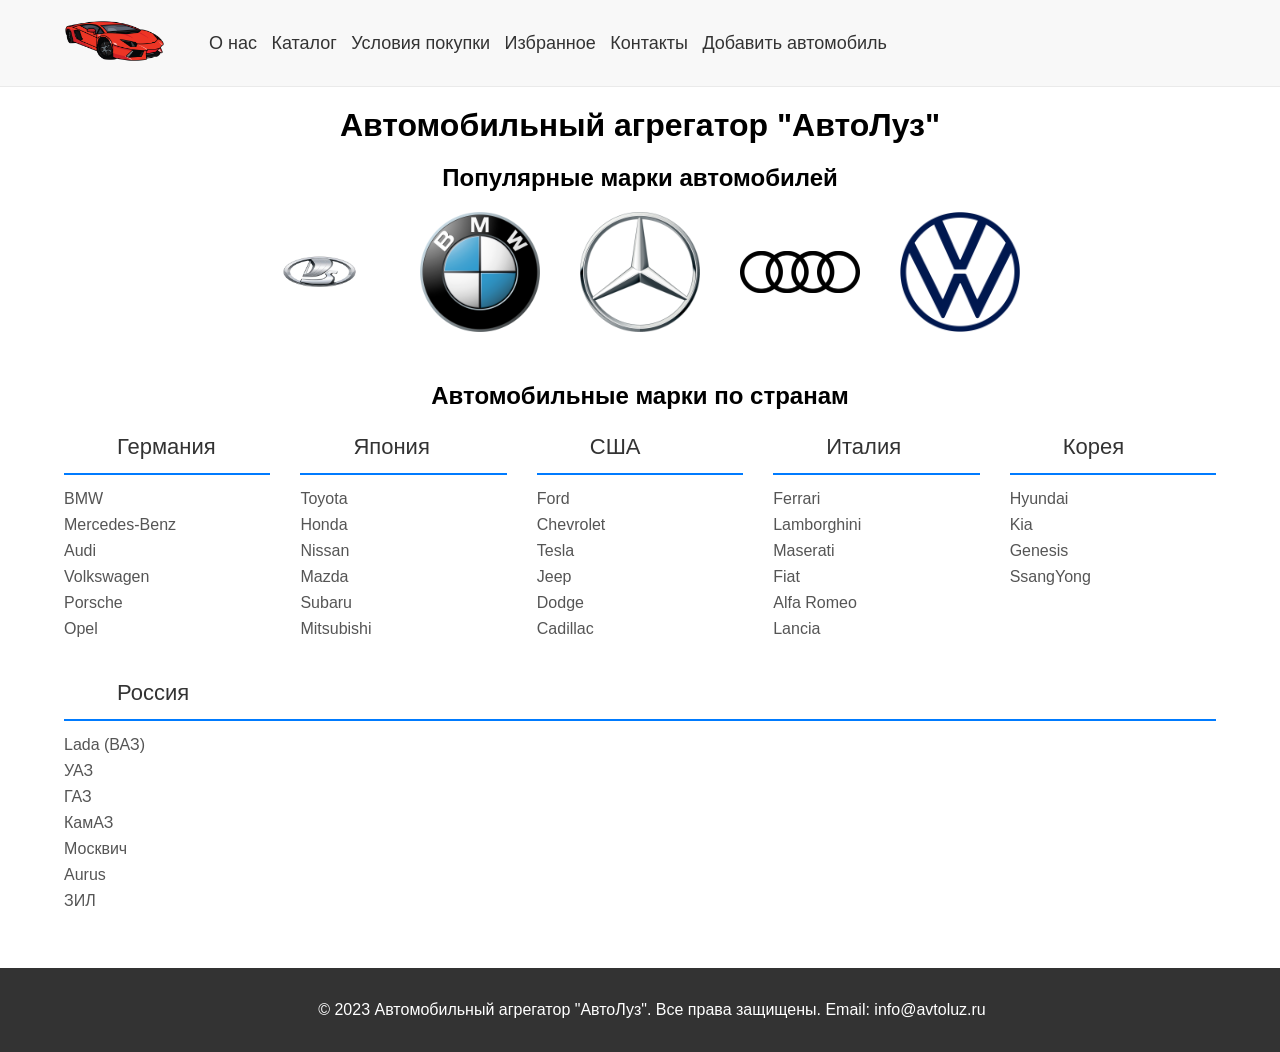
<file: AvtoLuz/wwwroot/index.html>
<!DOCTYPE html>
<html lang="ru">
<head>
    <meta charset="UTF-8"/>
    <link rel="stylesheet" href="style.css"/>
    <link rel="stylesheet" href="style_index.css"/>
    <title>АвтоЛуз - Главная страница</title>
    
</head>
<body>
    <header>
        <a href="index.html" class="logo">
            <img src="logo.png" width="100" height="50" alt="Логотип"/>
        </a>

        <nav>

            <a href="about.html">О нас</a>
            <a href="catalogue.html">Каталог</a>
            <a href="terms.html">Условия покупки</a>
            <a href="favourites-page.html">Избранное</a>
            <a href="contacts.html">Контакты</a>
            <a href="admin_catalog.html">Добавить автомобиль</a>

        </nav>
    </header>
    <main>

    <h1>Автомобильный агрегатор "АвтоЛуз"</h1>

    <h2>Популярные марки автомобилей</h2>

        
        <div class="brands-container">
            <img src="f87966a2ded8b0ee8aca629f876c8100.jpg" alt="Lada" width="200" height="200" class="brand-logo"/>
            <img src="BMW.svg.png" alt="BMW" width="200" height="200" class="brand-logo"/>
            <img src="Mercedes-Logo.svg.png" alt="Mercedes" width="200" height="200" class="brand-logo"/>
            <img src="Audi-Logo_2016.svg.png" alt="Audi" width="200" height="200" class="brand-logo"/>
            <img src="Volkswagen_logo_2019.svg.png" alt="Volkswagen" width="200" height="200" class="brand-logo"/>
        </div>

    <h2>Автомобильные марки по странам</h2>

    <div class="countries-section">
            
            <div class="countries-container">
                <div class="country-column">
                    <p class="country-name">Германия</p>
                    <ul class="brands-list">
                        <li><a href="#bmw">BMW</a></li>
                        <li><a href="#mercedes">Mercedes-Benz</a></li>
                        <li><a href="#audi">Audi</a></li>
                        <li><a href="#volkswagen">Volkswagen</a></li>
                        <li><a href="#porsche">Porsche</a></li>
                        <li><a href="#opel">Opel</a></li>
                    </ul>
                </div>
                
                <div class="country-column">
                    <p class="country-name">Япония</p>
                    <ul class="brands-list">
                        <li><a href="#toyota">Toyota</a></li>
                        <li><a href="#honda">Honda</a></li>
                        <li><a href="#nissan">Nissan</a></li>
                        <li><a href="#mazda">Mazda</a></li>
                        <li><a href="#subaru">Subaru</a></li>
                        <li><a href="#mitsubishi">Mitsubishi</a></li>
                    </ul>
                </div>
                
                <div class="country-column">
                    <p class="country-name">США</p>
                    <ul class="brands-list">
                        <li><a href="#ford">Ford</a></li>
                        <li><a href="#chevrolet">Chevrolet</a></li>
                        <li><a href="#tesla">Tesla</a></li>
                        <li><a href="#jeep">Jeep</a></li>
                        <li><a href="#dodge">Dodge</a></li>
                        <li><a href="#cadillac">Cadillac</a></li>
                    </ul>
                </div>
                
                <div class="country-column">
                    <p class="country-name">Италия</p>
                    <ul class="brands-list">
                        <li><a href="#ferrari">Ferrari</a></li>
                        <li><a href="#lamborghini">Lamborghini</a></li>
                        <li><a href="#maserati">Maserati</a></li>
                        <li><a href="#fiat">Fiat</a></li>
                        <li><a href="#alfa-romeo">Alfa Romeo</a></li>
                        <li><a href="#lancia">Lancia</a></li>
                    </ul>
                </div>
                
                <div class="country-column">
                    <p class="country-name">Корея</p>
                    <ul class="brands-list">
                        <li><a href="#hyundai">Hyundai</a></li>
                        <li><a href="#kia">Kia</a></li>
                        <li><a href="#genesis">Genesis</a></li>
                        <li><a href="#ssangyong">SsangYong</a></li>
                    </ul>
                </div>
                 <div class="country-column">
                    <p class="country-name">Россия</p>
                    <ul class="brands-list">
                        <li><a href="#lada">Lada (ВАЗ)</a></li>
                        <li><a href="#uaz">УАЗ</a></li>
                        <li><a href="#gaz">ГАЗ</a></li>
                        <li><a href="#kamaz">КамАЗ</a></li>
                        <li><a href="#moskvich">Москвич</a></li>
                        <li><a href="#aurus">Aurus</a></li>
                        <li><a href="#zil">ЗИЛ</a></li>
                    </ul>
                </div>
            </div>
        </div>

    </main>
    <footer>
        
        <p>&copy; 2023 Автомобильный агрегатор "АвтоЛуз". Все права защищены. Email: <a class="email" href="mailto:info@avtoluz.ru">info@avtoluz.ru</a> </p>
            
    </footer>

</body>
</html>
</file>
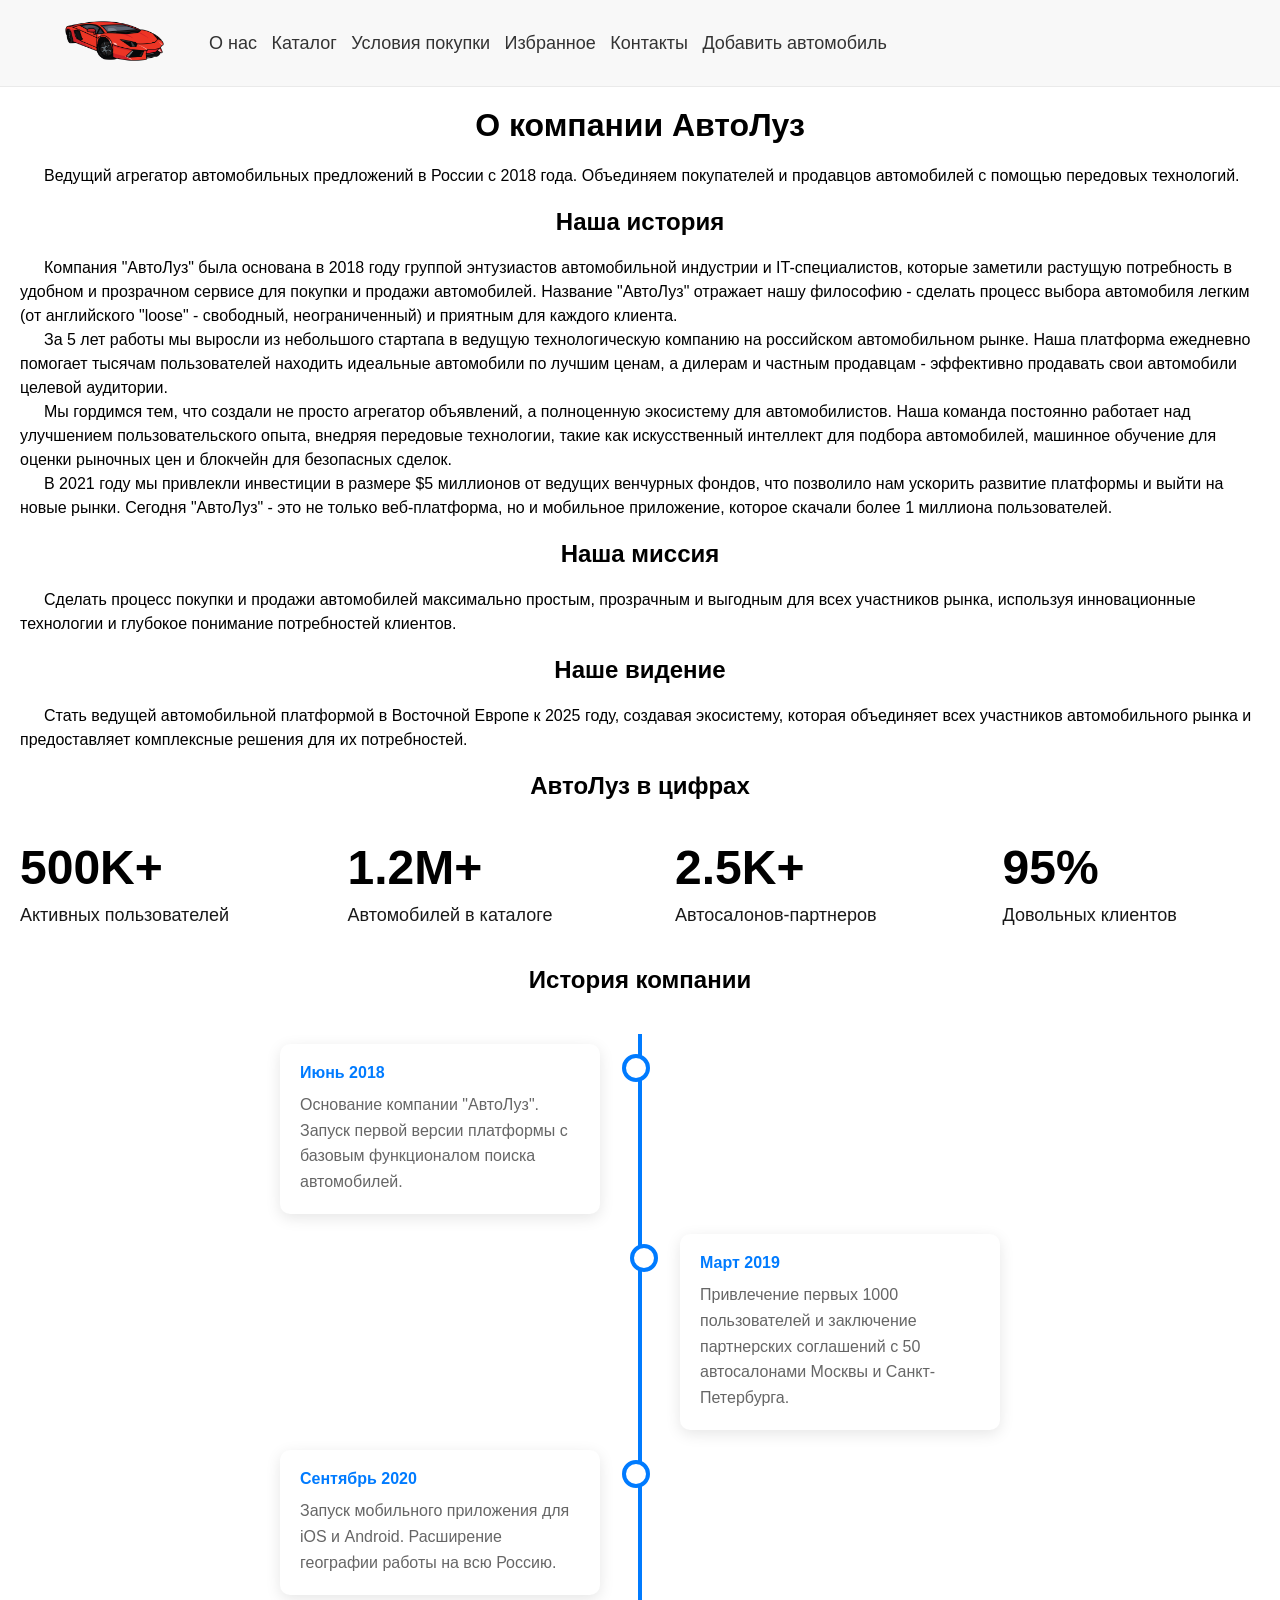
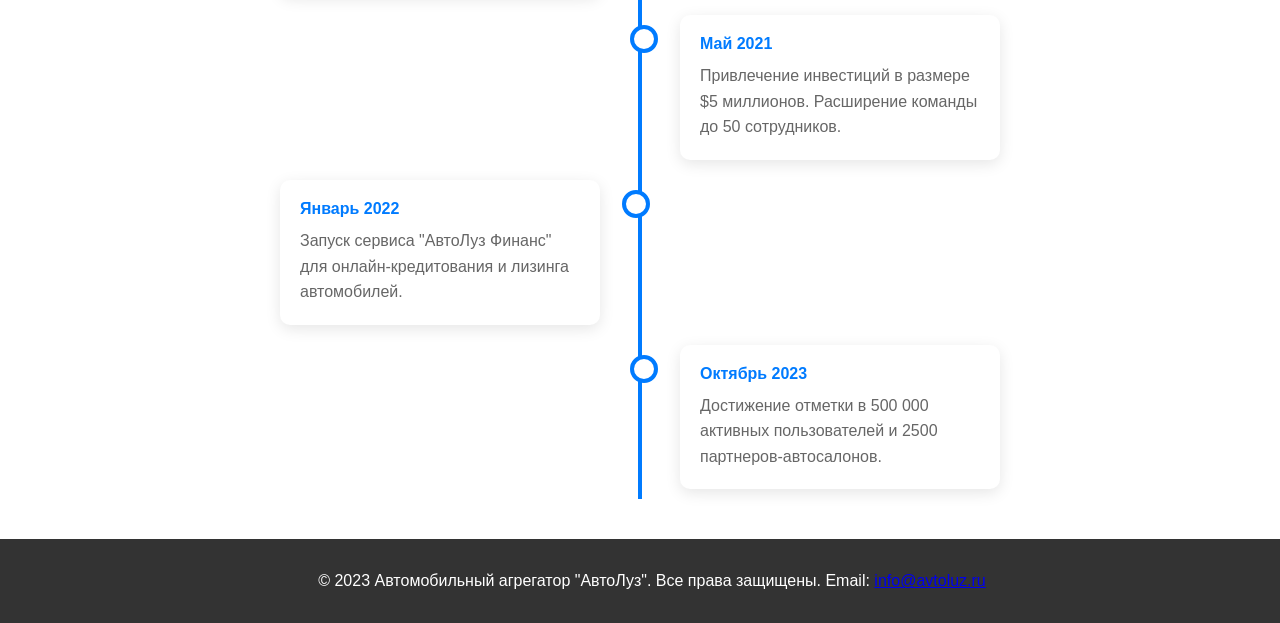
<file: AvtoLuz/wwwroot/about.html>
<!DOCTYPE html>
<html lang="ru">
<head>
    <meta charset="UTF-8">
    <link rel="stylesheet" href="style.css"/>
    <link rel="stylesheet" href="style_about.css"/>
    <title>АвтоЛуз - О нас</title>
</head>
<body>

    <header>
        <a href="index.html" class="logo">
            <img src="logo.png" width="100" height="50" alt="Логотип"/>
        </a>
        
        <nav>
            <a href="about.html">О нас</a>
            <a href="catalogue.html">Каталог</a>
            <a href="terms.html">Условия покупки</a>
            <a href="favourites-page.html">Избранное</a>
            <a href="contacts.html">Контакты</a>
            <a href="admin_catalog.html">Добавить автомобиль</a>
        </nav>
    </header>
    <main>
    <h1 class="page-title">О компании АвтоЛуз</h1>
    <p class="page-subtitle">Ведущий агрегатор автомобильных предложений в России с 2018 года. Объединяем покупателей и продавцов автомобилей с помощью передовых технологий.</p>

    <h2 class="section-title">Наша история</h2>
    <p>Компания "АвтоЛуз" была основана в 2018 году группой энтузиастов автомобильной индустрии и IT-специалистов, которые заметили растущую потребность в удобном и прозрачном сервисе для покупки и продажи автомобилей. Название "АвтоЛуз" отражает нашу философию - сделать процесс выбора автомобиля легким (от английского "loose" - свободный, неограниченный) и приятным для каждого клиента.</p>
                
    <p>За 5 лет работы мы выросли из небольшого стартапа в ведущую технологическую компанию на российском автомобильном рынке. Наша платформа ежедневно помогает тысячам пользователей находить идеальные автомобили по лучшим ценам, а дилерам и частным продавцам - эффективно продавать свои автомобили целевой аудитории.</p>
    
    <p>Мы гордимся тем, что создали не просто агрегатор объявлений, а полноценную экосистему для автомобилистов. Наша команда постоянно работает над улучшением пользовательского опыта, внедряя передовые технологии, такие как искусственный интеллект для подбора автомобилей, машинное обучение для оценки рыночных цен и блокчейн для безопасных сделок.</p>
    
    <p>В 2021 году мы привлекли инвестиции в размере $5 миллионов от ведущих венчурных фондов, что позволило нам ускорить развитие платформы и выйти на новые рынки. Сегодня "АвтоЛуз" - это не только веб-платформа, но и мобильное приложение, которое скачали более 1 миллиона пользователей.</p>
    
    <h2 class="mission-title">Наша миссия</h2>
    <p class="mission-text">Сделать процесс покупки и продажи автомобилей максимально простым, прозрачным и выгодным для всех участников рынка, используя инновационные технологии и глубокое понимание потребностей клиентов.</p>
    
    <h2 class="vision-title">Наше видение</h2>
    <p class="vision-text">Стать ведущей автомобильной платформой в Восточной Европе к 2025 году, создавая экосистему, которая объединяет всех участников автомобильного рынка и предоставляет комплексные решения для их потребностей.</p>
    
    <h2 class="stats-title">АвтоЛуз в цифрах</h2>
    <div class="stats-grid">
        <div class="stat-item">
            <div class="stat-number">500K+</div>
            <div class="stat-text">Активных пользователей</div>
        </div>
        <div class="stat-item">
            <div class="stat-number">1.2M+</div>
            <div class="stat-text">Автомобилей в каталоге</div>
        </div>
        <div class="stat-item">
            <div class="stat-number">2.5K+</div>
            <div class="stat-text">Автосалонов-партнеров</div>
        </div>
        <div class="stat-item">
            <div class="stat-number">95%</div>
            <div class="stat-text">Довольных клиентов</div>
        </div>
    </div>

    <h2 class="section-title">История компании</h2>
            <div class="timeline">
                <div class="timeline-item">
                    <div class="timeline-content">
                        <div class="timeline-date">Июнь 2018</div>
                        <div class="timeline-text">Основание компании "АвтоЛуз". Запуск первой версии платформы с базовым функционалом поиска автомобилей.</div>
                    </div>
                </div>
                <div class="timeline-item">
                    <div class="timeline-content">
                        <div class="timeline-date">Март 2019</div>
                        <div class="timeline-text">Привлечение первых 1000 пользователей и заключение партнерских соглашений с 50 автосалонами Москвы и Санкт-Петербурга.</div>
                    </div>
                </div>
                <div class="timeline-item">
                    <div class="timeline-content">
                        <div class="timeline-date">Сентябрь 2020</div>
                        <div class="timeline-text">Запуск мобильного приложения для iOS и Android. Расширение географии работы на всю Россию.</div>
                    </div>
                </div>
                <div class="timeline-item">
                    <div class="timeline-content">
                        <div class="timeline-date">Май 2021</div>
                        <div class="timeline-text">Привлечение инвестиций в размере $5 миллионов. Расширение команды до 50 сотрудников.</div>
                    </div>
                </div>
                <div class="timeline-item">
                    <div class="timeline-content">
                        <div class="timeline-date">Январь 2022</div>
                        <div class="timeline-text">Запуск сервиса "АвтоЛуз Финанс" для онлайн-кредитования и лизинга автомобилей.</div>
                    </div>
                </div>
                <div class="timeline-item">
                    <div class="timeline-content">
                        <div class="timeline-date">Октябрь 2023</div>
                        <div class="timeline-text">Достижение отметки в 500 000 активных пользователей и 2500 партнеров-автосалонов.</div>
                    </div>
                </div>
            </div>
    </main>
    <footer>
        <p>&copy; 2023 Автомобильный агрегатор "АвтоЛуз". Все права защищены. Email: <a href="mailto:info@avtoluz.ru">info@avtoluz.ru</a></p>
    </footer>

</body>
</html>
</file>
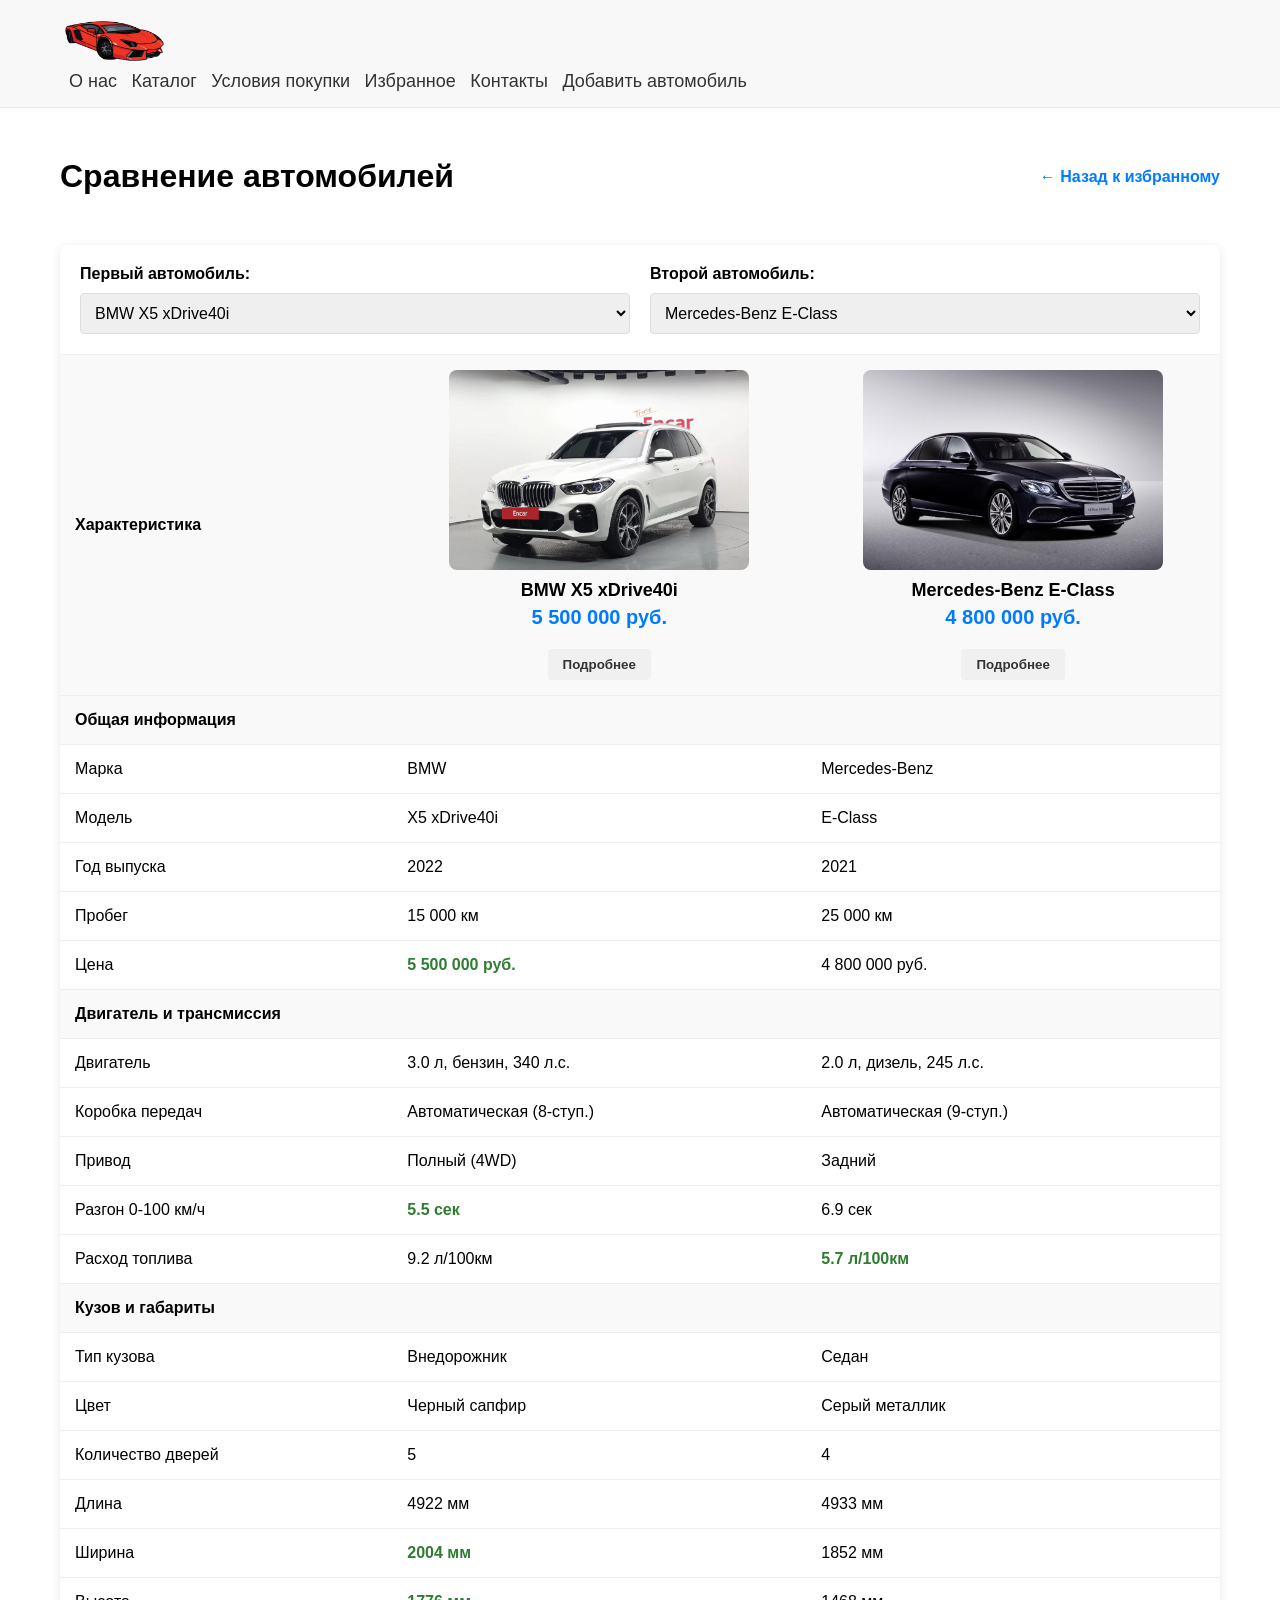
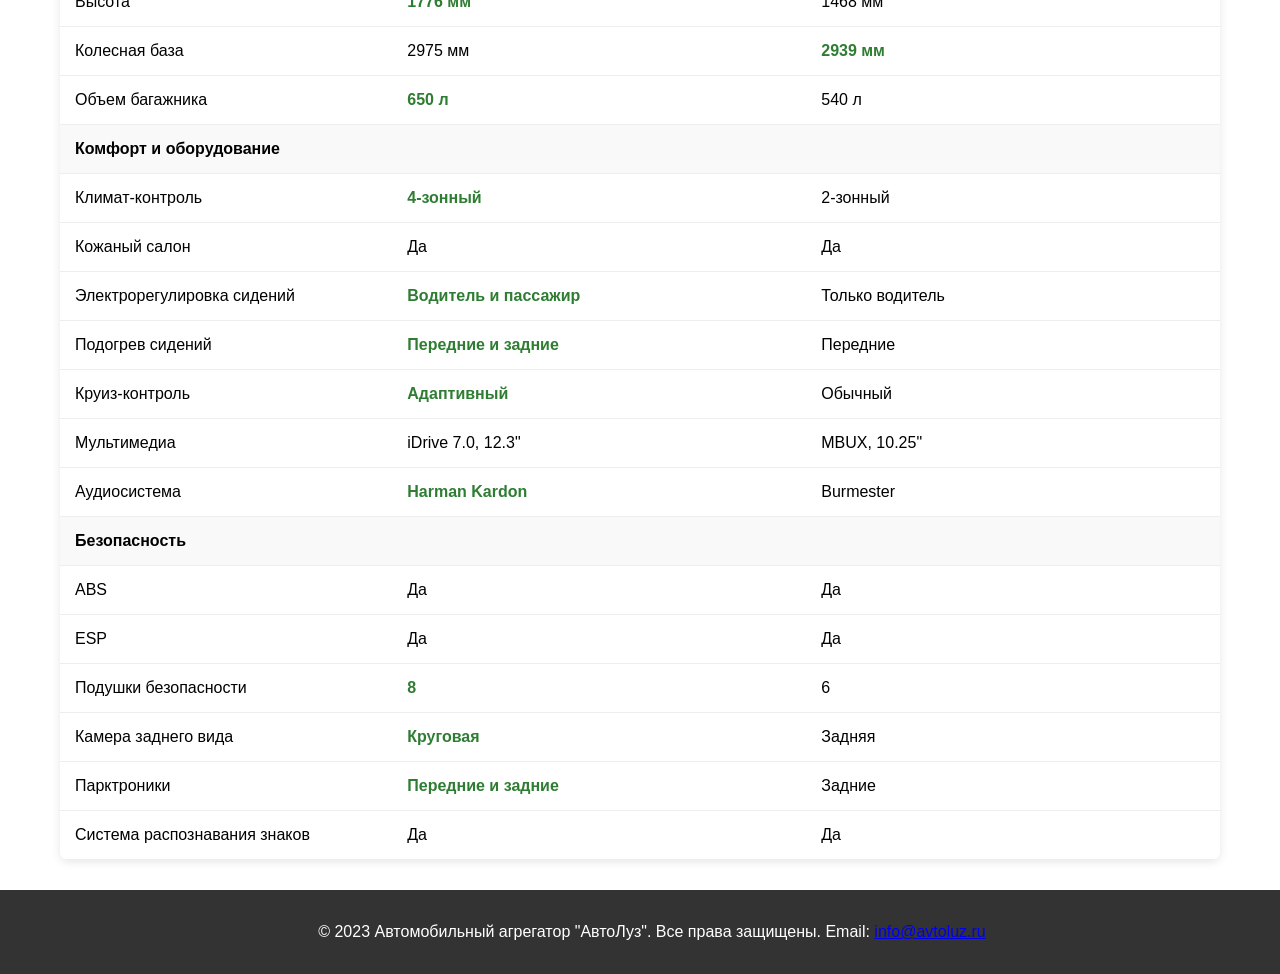
<file: AvtoLuz/wwwroot/compare.html>
<!DOCTYPE html>
<html lang="ru">
<head>
    <meta charset="UTF-8">
    <link rel="stylesheet" href="style.css"/>
    <link rel="stylesheet" href="style_compare.css"/>
    <title>АвтоЛуз - Сравнение автомобилей</title>
</head>
<body>
    <header>
        <div class="header-container">
            <a href="index.html" class="logo">
                <img src="logo.png" width="100" height="50" alt="Логотип АвтоЛуз">
            </a>
            
            <nav>
                <a href="about.html">О нас</a>
                <a href="catalogue.html">Каталог</a>
                <a href="terms.html">Условия покупки</a>
                <a href="favourites-page.html">Избранное</a>
                <a href="contacts.html">Контакты</a>
                <a href="admin_catalog.html">Добавить автомобиль</a>
            </nav>
        </div>
    </header>
    
    <main>
        <div class="page-header">
            <h1>Сравнение автомобилей</h1>
            <a href="favourites-page.html" class="back-link">← Назад к избранному</a>
        </div>
        
        <div class="comparison-container">
            <div class="cars-selection">
                <div class="car-select">
                    <label for="car1">Первый автомобиль:</label>
                    <select id="car1">
                        <option value="bmw">BMW X5 xDrive40i</option>
                        <option value="mercedes">Mercedes-Benz E-Class</option>
                        <option value="audi">Audi A4 Premium</option>
                    </select>
                </div>
                
                <div class="car-select">
                    <label for="car2">Второй автомобиль:</label>
                    <select id="car2">
                        <option value="mercedes">Mercedes-Benz E-Class</option>
                        <option value="bmw">BMW X5 xDrive40i</option>
                        <option value="audi">Audi A4 Premium</option>
                    </select>
                </div>
            </div>
            
            <table class="comparison-table">
                <thead>
                    <tr>
                        <th>Характеристика</th>
                        <th id="car1-header">
                            <div class="car-header">
                                <img src="bmw_x5_1.png" width="500" alt="BMW X5" class="car-image">
                                <div class="car-title">BMW X5 xDrive40i</div>
                                <div class="car-price">5 500 000 руб.</div>
                                <div class="car-actions">
                                    <button class="car-button view-btn">Подробнее</button>
                                 </div>
                            </div>
                        </th>
                        <th id="car2-header">
                            <div class="car-header">
                                <img src="mercedes-benz-e-class.jpeg" alt="Mercedes-Benz E-Class" width="500" class="car-image">
                                <div class="car-title">Mercedes-Benz E-Class</div>
                                <div class="car-price">4 800 000 руб.</div>
                                <div class="car-actions">
                                    <button class="car-button view-btn">Подробнее</button>
                                </div>
                            </div>
                        </th>
                    </tr>
                </thead>
                <tbody>
                    <tr class="spec-category">
                        <td colspan="3">Общая информация</td>
                    </tr>
                    <tr>
                        <td>Марка</td>
                        <td>BMW</td>
                        <td>Mercedes-Benz</td>
                    </tr>
                    <tr>
                        <td>Модель</td>
                        <td>X5 xDrive40i</td>
                        <td>E-Class</td>
                    </tr>
                    <tr>
                        <td>Год выпуска</td>
                        <td>2022</td>
                        <td>2021</td>
                    </tr>
                    <tr>
                        <td>Пробег</td>
                        <td>15 000 км</td>
                        <td>25 000 км</td>
                    </tr>
                    <tr>
                        <td>Цена</td>
                        <td class="advantage">5 500 000 руб.</td>
                        <td>4 800 000 руб.</td>
                    </tr>
                    
                    <tr class="spec-category">
                        <td colspan="3">Двигатель и трансмиссия</td>
                    </tr>
                    <tr>
                        <td>Двигатель</td>
                        <td>3.0 л, бензин, 340 л.с.</td>
                        <td>2.0 л, дизель, 245 л.с.</td>
                    </tr>
                    <tr>
                        <td>Коробка передач</td>
                        <td>Автоматическая (8-ступ.)</td>
                        <td>Автоматическая (9-ступ.)</td>
                    </tr>
                    <tr>
                        <td>Привод</td>
                        <td>Полный (4WD)</td>
                        <td>Задний</td>
                    </tr>
                    <tr>
                        <td>Разгон 0-100 км/ч</td>
                        <td class="advantage">5.5 сек</td>
                        <td>6.9 сек</td>
                    </tr>
                    <tr>
                        <td>Расход топлива</td>
                        <td>9.2 л/100км</td>
                        <td class="advantage">5.7 л/100км</td>
                    </tr>
                    
                    <tr class="spec-category">
                        <td colspan="3">Кузов и габариты</td>
                    </tr>
                    <tr>
                        <td>Тип кузова</td>
                        <td>Внедорожник</td>
                        <td>Седан</td>
                    </tr>
                    <tr>
                        <td>Цвет</td>
                        <td>Черный сапфир</td>
                        <td>Серый металлик</td>
                    </tr>
                    <tr>
                        <td>Количество дверей</td>
                        <td>5</td>
                        <td>4</td>
                    </tr>
                    <tr>
                        <td>Длина</td>
                        <td>4922 мм</td>
                        <td>4933 мм</td>
                    </tr>
                    <tr>
                        <td>Ширина</td>
                        <td class="advantage">2004 мм</td>
                        <td>1852 мм</td>
                    </tr>
                    <tr>
                        <td>Высота</td>
                        <td class="advantage">1776 мм</td>
                        <td>1468 мм</td>
                    </tr>
                    <tr>
                        <td>Колесная база</td>
                        <td>2975 мм</td>
                        <td class="advantage">2939 мм</td>
                    </tr>
                    <tr>
                        <td>Объем багажника</td>
                        <td class="advantage">650 л</td>
                        <td>540 л</td>
                    </tr>
                    
                    <tr class="spec-category">
                        <td colspan="3">Комфорт и оборудование</td>
                    </tr>
                    <tr>
                        <td>Климат-контроль</td>
                        <td class="advantage">4-зонный</td>
                        <td>2-зонный</td>
                    </tr>
                    <tr>
                        <td>Кожаный салон</td>
                        <td>Да</td>
                        <td>Да</td>
                    </tr>
                    <tr>
                        <td>Электрорегулировка сидений</td>
                        <td class="advantage">Водитель и пассажир</td>
                        <td>Только водитель</td>
                    </tr>
                    <tr>
                        <td>Подогрев сидений</td>
                        <td class="advantage">Передние и задние</td>
                        <td>Передние</td>
                    </tr>
                    <tr>
                        <td>Круиз-контроль</td>
                        <td class="advantage">Адаптивный</td>
                        <td>Обычный</td>
                    </tr>
                    <tr>
                        <td>Мультимедиа</td>
                        <td>iDrive 7.0, 12.3"</td>
                        <td>MBUX, 10.25"</td>
                    </tr>
                    <tr>
                        <td>Аудиосистема</td>
                        <td class="advantage">Harman Kardon</td>
                        <td>Burmester</td>
                    </tr>
                    
                    <tr class="spec-category">
                        <td colspan="3">Безопасность</td>
                    </tr>
                    <tr>
                        <td>ABS</td>
                        <td>Да</td>
                        <td>Да</td>
                    </tr>
                    <tr>
                        <td>ESP</td>
                        <td>Да</td>
                        <td>Да</td>
                    </tr>
                    <tr>
                        <td>Подушки безопасности</td>
                        <td class="advantage">8</td>
                        <td>6</td>
                    </tr>
                    <tr>
                        <td>Камера заднего вида</td>
                        <td class="advantage">Круговая</td>
                        <td>Задняя</td>
                    </tr>
                    <tr>
                        <td>Парктроники</td>
                        <td class="advantage">Передние и задние</td>
                        <td>Задние</td>
                    </tr>
                    <tr>
                        <td>Система распознавания знаков</td>
                        <td>Да</td>
                        <td>Да</td>
                    </tr>
                </tbody>
            </table>
        </div>
    </main>
    
    <footer>
        <p>&copy; 2023 Автомобильный агрегатор "АвтоЛуз". Все права защищены. Email: <a href="mailto:info@avtoluz.ru">info@avtoluz.ru</a></p>
    </footer>
    
</body>
</html>
</file>
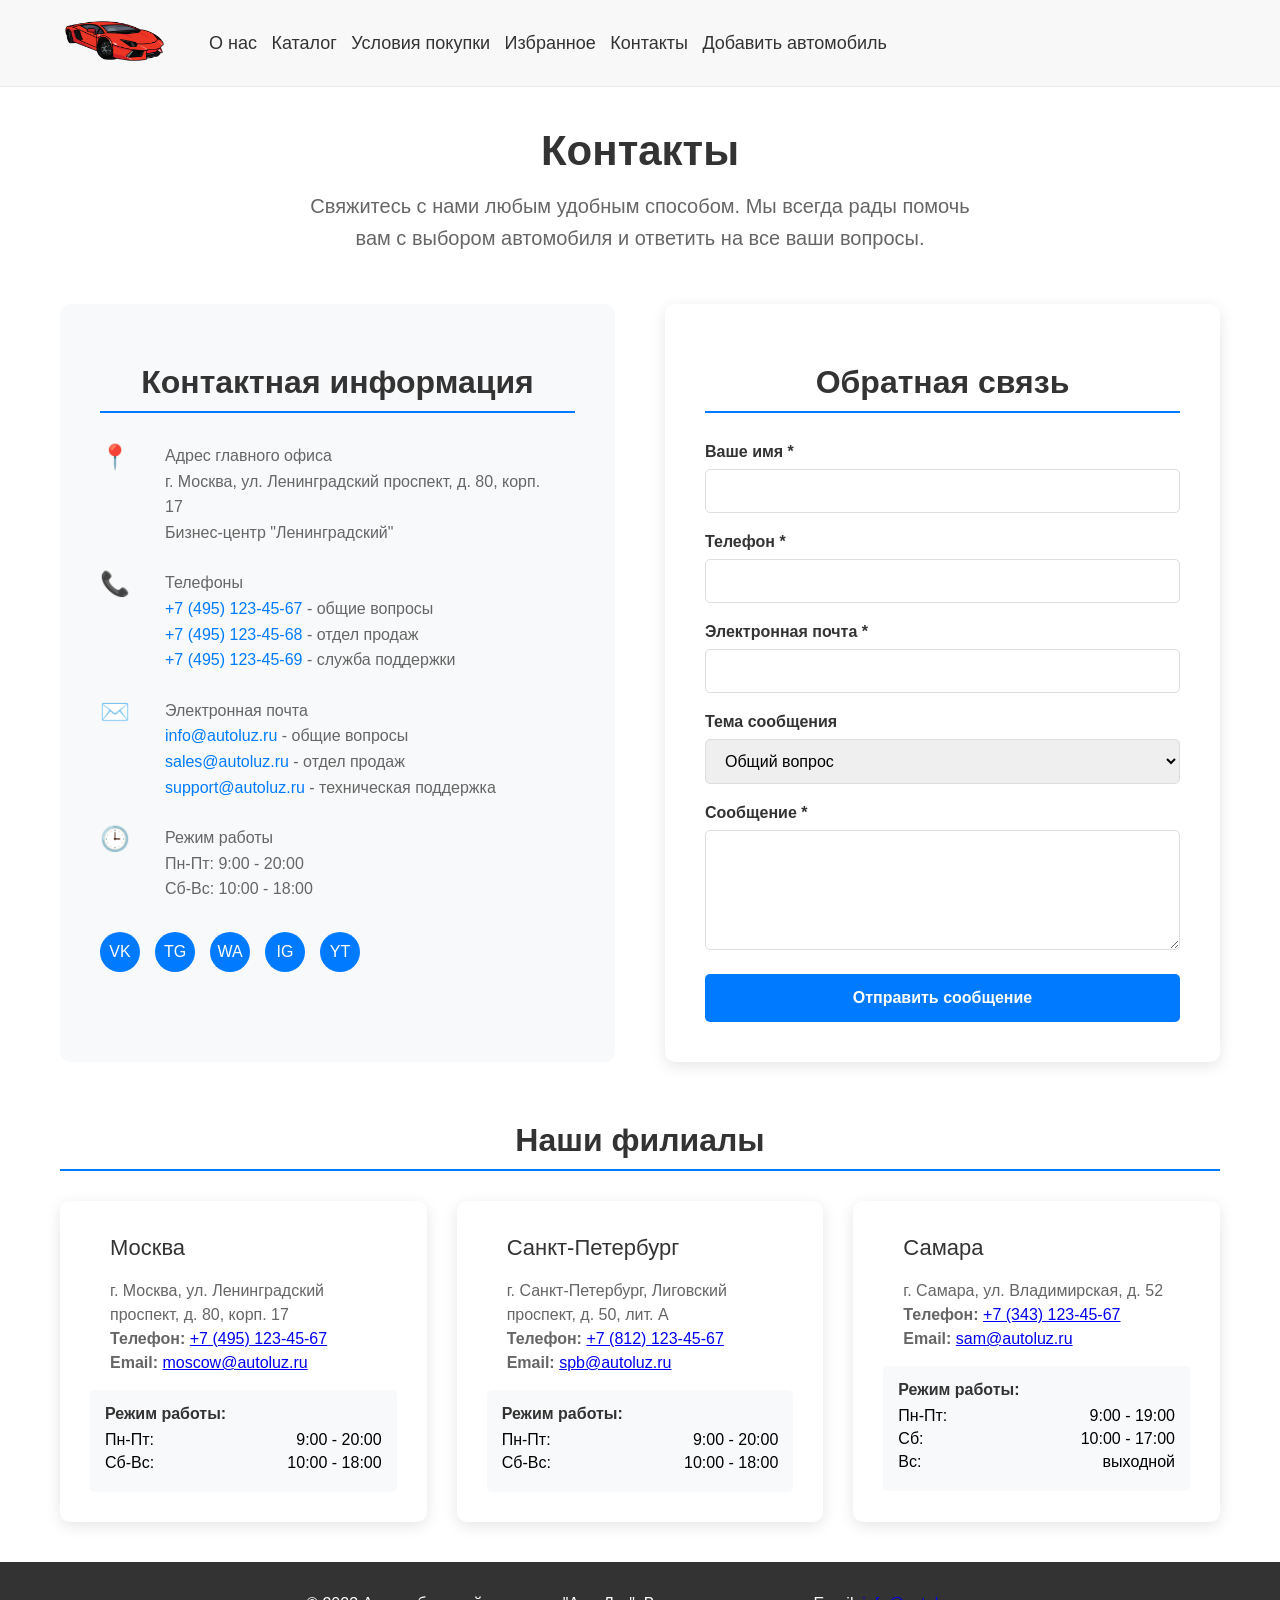
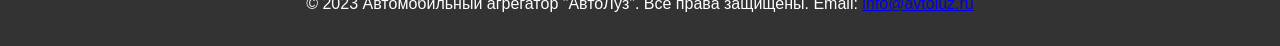
<file: AvtoLuz/wwwroot/contacts.html>
<!DOCTYPE html>
<html lang="ru">
<head>
    <meta charset="UTF-8">
    <link rel="stylesheet" href="style.css"/>
    <link rel="stylesheet" href="style_contacts.css"/>
    <title>АвтоЛуз - Контакты</title>
</head>
<body>

    <header>
        <a href="index.html" class="logo">
            <img src="logo.png" width="100" height="50" alt="Логотип"/>
        </a>

        <nav>

            <a href="about.html">О нас</a>
            <a href="catalogue.html">Каталог</a>
            <a href="terms.html">Условия покупки</a>
            <a href="favourites-page.html">Избранное</a>
            <a href="contacts.html">Контакты</a>
            <a href="admin_catalog.html">Добавить автомобиль</a>

        </nav>
    </header>
    <main>
    <div class="main-content">

        <div class="page-header">
            <h1 class="page-title">Контакты</h1>
            <p class="page-subtitle">Свяжитесь с нами любым удобным способом. Мы всегда рады помочь вам с выбором автомобиля и ответить на все ваши вопросы.</p>
        </div>


        <div class="contacts-section">

            <div class="contact-info">
                <h2 class="section-title">Контактная информация</h2>
                
                <div class="contact-item">
                    <div class="contact-icon">📍</div>
                    <div class="contact-details">
                        <p>Адрес главного офиса</p>
                        <p>г. Москва, ул. Ленинградский проспект, д. 80, корп. 17<br>Бизнес-центр "Ленинградский"</p>
                    </div>
                </div>
                
                <div class="contact-item">
                    <div class="contact-icon">📞</div>
                    <div class="contact-details">
                        <p>Телефоны</p>
                        <p>
                            <a href="tel:+74951234567">+7 (495) 123-45-67</a> - общие вопросы<br>
                            <a href="tel:+74951234568">+7 (495) 123-45-68</a> - отдел продаж<br>
                            <a href="tel:+74951234569">+7 (495) 123-45-69</a> - служба поддержки
                        </p>
                    </div>
                </div>
                
                <div class="contact-item">
                    <div class="contact-icon">✉️</div>
                    <div class="contact-details">
                        <p>Электронная почта</p>
                        <p>
                            <a href="mailto:info@autoluz.ru">info@autoluz.ru</a> - общие вопросы<br>
                            <a href="mailto:sales@autoluz.ru">sales@autoluz.ru</a> - отдел продаж<br>
                            <a href="mailto:support@autoluz.ru">support@autoluz.ru</a> - техническая поддержка
                        </p>
                    </div>
                </div>
                
                <div class="contact-item">
                    <div class="contact-icon">🕒</div>
                    <div class="contact-details">
                        <p>Режим работы</p>
                        <p>
                            Пн-Пт: 9:00 - 20:00<br>
                            Сб-Вс: 10:00 - 18:00
                        </p>
                    </div>
                </div>
                
                <div class="social-links">
                    <a href="#" class="social-link" title="ВКонтакте">VK</a>
                    <a href="#" class="social-link" title="Telegram">TG</a>
                    <a href="#" class="social-link" title="WhatsApp">WA</a>
                    <a href="#" class="social-link" title="Instagram">IG</a>
                    <a href="#" class="social-link" title="YouTube">YT</a>
                </div>
            </div>
            
            <div class="contact-form">
                <h2 class="section-title">Обратная связь</h2>
                <form id="feedbackForm">
                    <div class="form-group">
                        <label for="name">Ваше имя *</label>
                        <input type="text" id="name" class="form-control" required>
                    </div>
                    
                    <div class="form-group">
                        <label for="phone">Телефон *</label>
                        <input type="tel" id="phone" class="form-control" required>
                    </div>
                    
                    <div class="form-group">
                        <label for="email">Электронная почта *</label>
                        <input type="email" id="email" class="form-control" required>
                    </div>
                    
                    <div class="form-group">
                        <label for="subject">Тема сообщения</label>
                        <select id="subject" class="form-control">
                            <option value="general">Общий вопрос</option>
                            <option value="sales">Вопрос по покупке автомобиля</option>
                            <option value="partnership">Сотрудничество</option>
                            <option value="support">Техническая поддержка</option>
                            <option value="other">Другое</option>
                        </select>
                    </div>
                    
                    <div class="form-group">
                        <label for="message">Сообщение *</label>
                        <textarea id="message" class="form-control" required></textarea>
                    </div>
                    
                    <button type="submit" class="submit-btn">Отправить сообщение</button>
                </form>
            </div>
        </div>

        <h2 class="section-title">Наши филиалы</h2>
        <div class="offices-grid">
            <div class="office-card">
                <p class="office-name">Москва</p>
                <div class="office-info">
                    <p>г. Москва, ул. Ленинградский проспект, д. 80, корп. 17</p>
                    <p><strong>Телефон:</strong> <a href="tel:+74951234567">+7 (495) 123-45-67</a></p>
                    <p><strong>Email:</strong> <a href="mailto:moscow@autoluz.ru">moscow@autoluz.ru</a></p>
                </div>
                <div class="office-hours">
                    <div class="hours-title">Режим работы:</div>
                    <ul class="hours-list">
                        <li><span>Пн-Пт:</span> <span>9:00 - 20:00</span></li>
                        <li><span>Сб-Вс:</span> <span>10:00 - 18:00</span></li>
                    </ul>
                </div>
            </div>
            
            <div class="office-card">
                <p class="office-name">Санкт-Петербург</p>
                <div class="office-info">
                    <p>г. Санкт-Петербург, Лиговский проспект, д. 50, лит. А</p>
                    <p><strong>Телефон:</strong> <a href="tel:+78121234567">+7 (812) 123-45-67</a></p>
                    <p><strong>Email:</strong> <a href="mailto:spb@autoluz.ru">spb@autoluz.ru</a></p>
                </div>
                <div class="office-hours">
                    <div class="hours-title">Режим работы:</div>
                    <ul class="hours-list">
                        <li><span>Пн-Пт:</span> <span>9:00 - 20:00</span></li>
                        <li><span>Сб-Вс:</span> <span>10:00 - 18:00</span></li>
                    </ul>
                </div>
            </div>
            
            <div class="office-card">
                <p class="office-name">Самара</p>
                <div class="office-info">
                    <p>г. Самара, ул. Владимирская, д. 52</p>
                    <p><strong>Телефон:</strong> <a href="tel:+73431234567">+7 (343) 123-45-67</a></p>
                    <p><strong>Email:</strong> <a href="mailto:sam@autoluz.ru">sam@autoluz.ru</a></p>
                </div>
                <div class="office-hours">
                    <div class="hours-title">Режим работы:</div>
                    <ul class="hours-list">
                        <li><span>Пн-Пт:</span> <span>9:00 - 19:00</span></li>
                        <li><span>Сб:</span> <span>10:00 - 17:00</span></li>
                        <li><span>Вс:</span> <span>выходной</span></li>
                    </ul>
                </div>
            </div>
        </div>
        
    </div>
    </main>

    <footer>
        <p>&copy; 2023 Автомобильный агрегатор "АвтоЛуз". Все права защищены. Email: <a href="mailto:info@avtoluz.ru">info@avtoluz.ru</a></p>
    </footer>

</body>
</html>
</file>
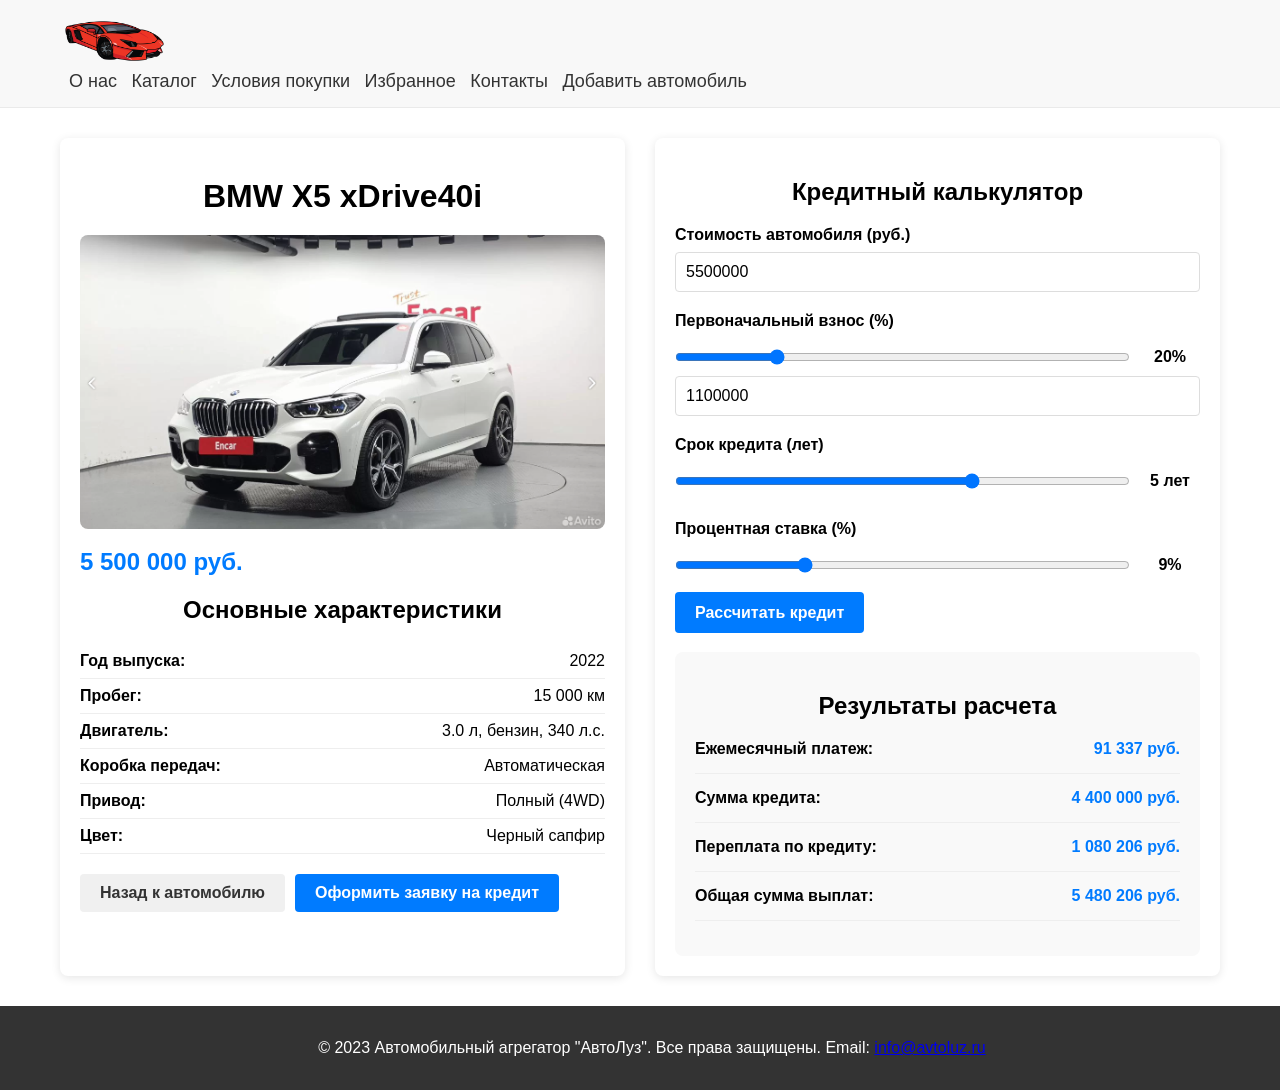
<file: AvtoLuz/wwwroot/credit_calculator.html>
<!DOCTYPE html>
<html lang="ru">
<head>
    <meta charset="UTF-8">
    <link rel="stylesheet" href="style.css"/>
    <link rel="stylesheet" href="style_credit_calculator.css"/>
    <title>Автолуз - Кредитный калькулятор BMW X5 xDrive40i</title>
</head>
<body>
    <header>
        <div class="header-container">
            <a href="index.html" class="logo">
                <img src="logo.png" width="100" height="50" alt="Логотип АвтоЛуз">
            </a>
            
            <nav>
                <a href="about.html">О нас</a>
                <a href="catalogue.html">Каталог</a>
                <a href="terms.html">Условия покупки</a>
                <a href="favourites-page.html">Избранное</a>
                <a href="contacts.html">Контакты</a>
                <a href="admin_catalog.html">Добавить автомобиль</a>
            </nav>
        </div>
    </header>
    
    <main>
        <div class="car-info">
            <h1>BMW X5 xDrive40i</h1>
            <img src="bmw_x5_1.png" alt="BMW X5" class="car-image">
            
            <div class="car-price">5 500 000 руб.</div>
            
            <div class="car-specs">
                <h2>Основные характеристики</h2>
                <div class="spec-item">
                    <span class="spec-name">Год выпуска:</span>
                    <span class="spec-value">2022</span>
                </div>
                <div class="spec-item">
                    <span class="spec-name">Пробег:</span>
                    <span class="spec-value">15 000 км</span>
                </div>
                <div class="spec-item">
                    <span class="spec-name">Двигатель:</span>
                    <span class="spec-value">3.0 л, бензин, 340 л.с.</span>
                </div>
                <div class="spec-item">
                    <span class="spec-name">Коробка передач:</span>
                    <span class="spec-value">Автоматическая</span>
                </div>
                <div class="spec-item">
                    <span class="spec-name">Привод:</span>
                    <span class="spec-value">Полный (4WD)</span>
                </div>
                <div class="spec-item">
                    <span class="spec-name">Цвет:</span>
                    <span class="spec-value">Черный сапфир</span>
                </div>
            </div>
            
            <div class="actions">
                <a href="javascript:history.back()" class="btn back-btn">Назад к автомобилю</a>
                <a class="btn apply-btn">Оформить заявку на кредит</a>
            </div>
        </div>
        
        <div class="calculator">
            <h2>Кредитный калькулятор</h2>
            
            <form class="calculator-form">
                <div class="form-group">
                    <label for="carPrice">Стоимость автомобиля (руб.)</label>
                    <input type="number" id="carPrice" value="5500000" min="0">
                </div>
                
                <div class="form-group">
                    <label for="downPayment">Первоначальный взнос (%)</label>
                    <div class="range-container">
                        <input type="range" id="downPaymentRange" min="0" max="100" value="20" step="5">
                        <span class="range-value" id="downPaymentValue">20%</span>
                    </div>
                    <input type="number" id="downPaymentAmount" value="1100000" min="0" readonly>
                </div>
                
                <div class="form-group">
                    <label for="loanTerm">Срок кредита (лет)</label>
                    <div class="range-container">
                        <input type="range" id="loanTermRange" min="1" max="7" value="5" step="1">
                        <span class="range-value" id="loanTermValue">5 лет</span>
                    </div>
                </div>
                
                <div class="form-group">
                    <label for="interestRate">Процентная ставка (%)</label>
                    <div class="range-container">
                        <input type="range" id="interestRateRange" min="5" max="20" value="9" step="0.1">
                        <span class="range-value" id="interestRateValue">9%</span>
                    </div>
                </div>
                
                <a id="calculateBtn" class="calculate-btn">Рассчитать кредит</a>
                
                <div class="calculator-results" id="calculatorResults">
                    <h2>Результаты расчета</h2>
                    <div class="result-item">
                        <span class="result-label">Ежемесячный платеж:</span>
                        <span class="result-value" id="monthlyPayment">91 337 руб.</span>
                    </div>
                    <div class="result-item">
                        <span class="result-label">Сумма кредита:</span>
                        <span class="result-value" id="totalLoanAmount">4 400 000 руб.</span>
                    </div>
                    <div class="result-item">
                        <span class="result-label">Переплата по кредиту:</span>
                        <span class="result-value" id="totalOverpayment">1 080 206 руб.</span>
                    </div>
                    <div class="result-item">
                        <span class="result-label">Общая сумма выплат:</span>
                        <span class="result-value" id="totalPayment">5 480 206 руб.</span>
                    </div>
                </div>
            </form>
        </div>
    </main>
    
    <footer>
        <p>&copy; 2023 Автомобильный агрегатор "АвтоЛуз". Все права защищены. Email: <a href="mailto:info@avtoluz.ru">info@avtoluz.ru</a></p>
    </footer>
    
</body>
</html>
</file>
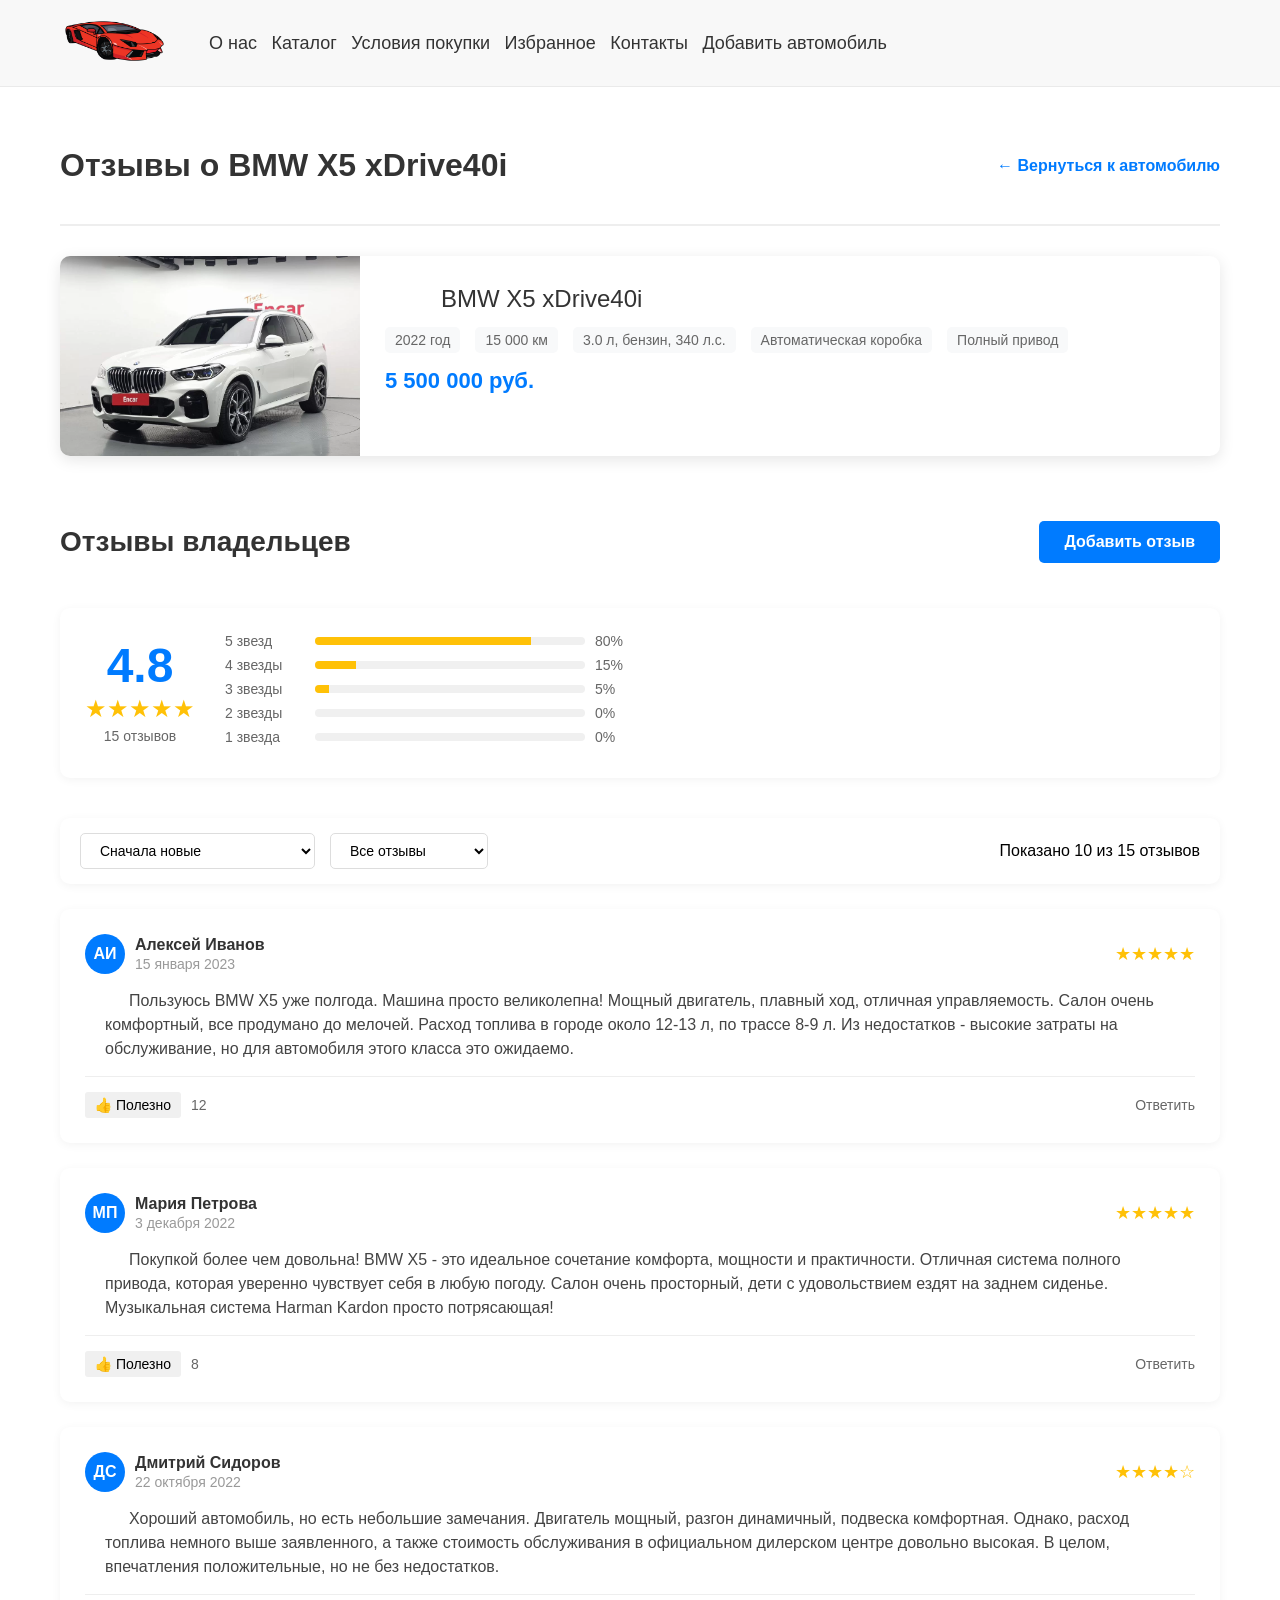
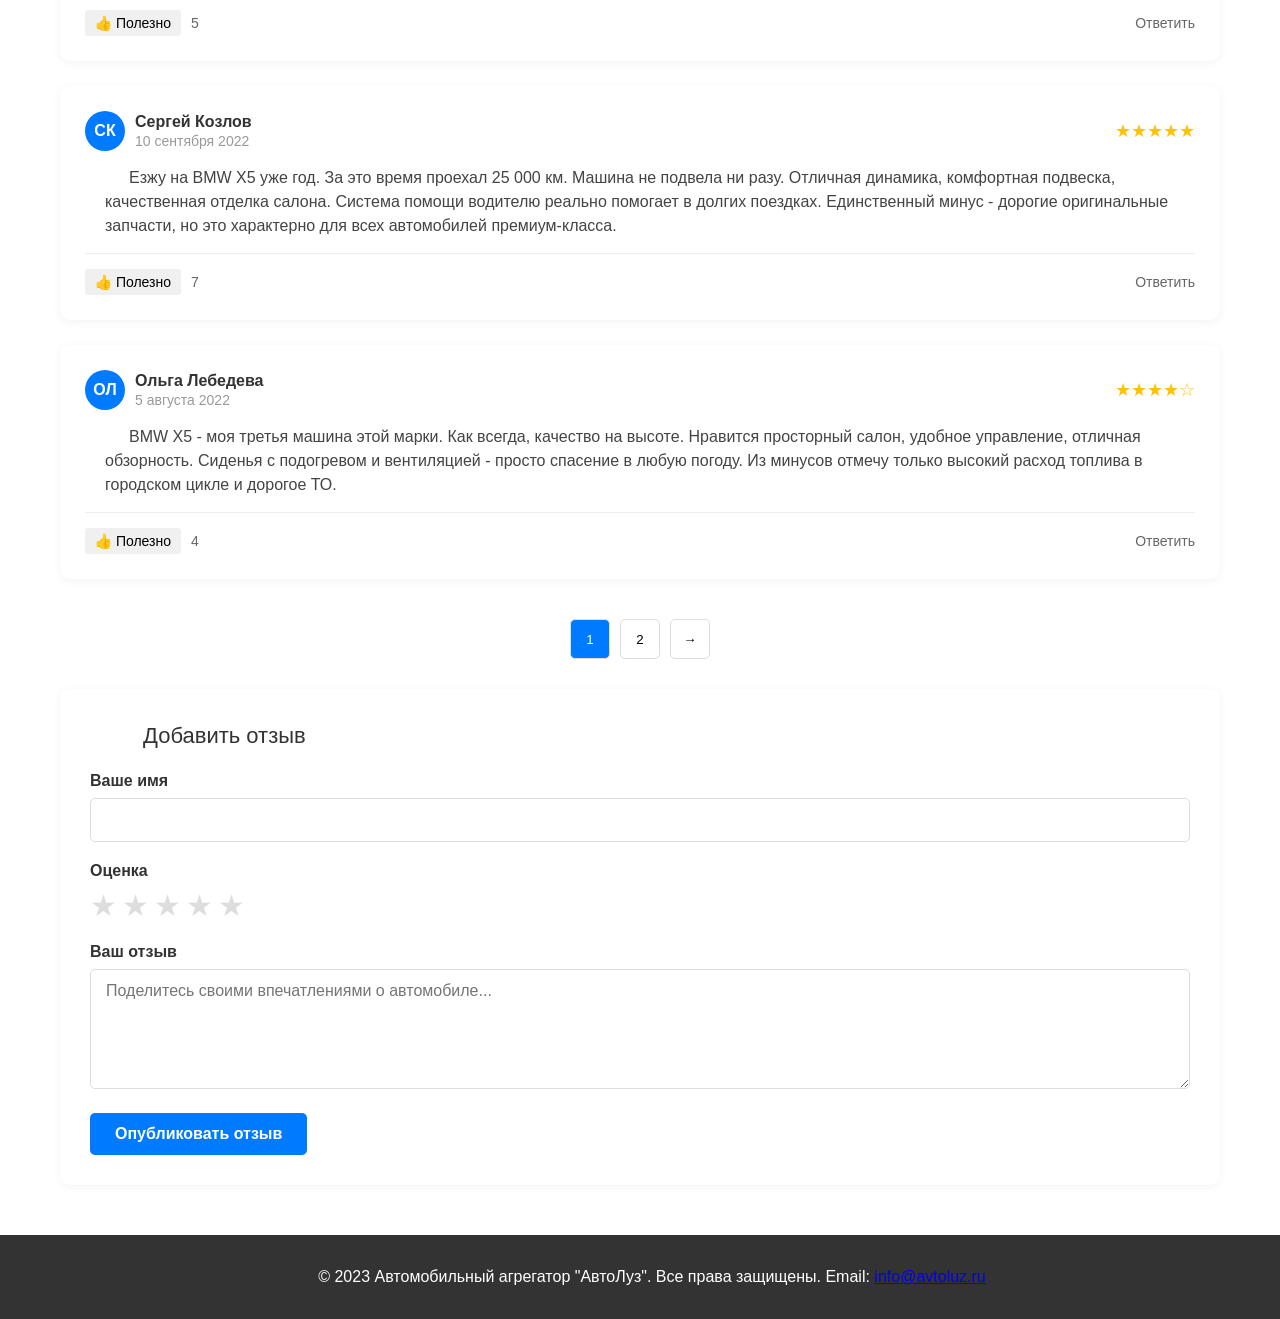
<file: AvtoLuz/wwwroot/feedback.html>
<!DOCTYPE html>
<html lang="ru">
<head>
    <meta charset="UTF-8"/>
    <link rel="stylesheet" href="style.css"/>
    <link rel="stylesheet" href="style_feedback.css"/>
    <title>АвтоЛуз - Отзывы о BMW X5 xDrive40i</title>
</head>
<body>
    <header>
        <a href="index.html" class="logo">
            <img src="logo.png" width="100" height="50" alt="Логотип"/>
        </a>
        
        <nav>
            <a href="about.html">О нас</a>
            <a href="catalogue.html">Каталог</a>
            <a href="terms.html">Условия покупки</a>
            <a href="favourites-page.html">Избранное</a>
            <a href="contacts.html">Контакты</a>
            <a href="admin_catalog.html">Добавить автомобиль</a>
        </nav>
    </header>
    
    <main>
        <div class="page-header">
            <h1 class="page-title">Отзывы о BMW X5 xDrive40i</h1>
            <a href="card.html" class="back-link">← Вернуться к автомобилю</a>
        </div>


        <div class="car-info-card">
            <img src="bmw_x5_1.png" alt="BMW X5" class="car-image">
            <div class="car-details">
                <p class="car-model">BMW X5 xDrive40i</p>
                <div class="car-specs">
                    <span class="car-spec">2022 год</span>
                    <span class="car-spec">15 000 км</span>
                    <span class="car-spec">3.0 л, бензин, 340 л.с.</span>
                    <span class="car-spec">Автоматическая коробка</span>
                    <span class="car-spec">Полный привод</span>
                </div>
                <div class="car-price">5 500 000 руб.</div>
            </div>
        </div>


        <section class="reviews-section">
            <div class="reviews-header">
                <h2 class="section-title">Отзывы владельцев</h2>
                <button class="add-review-btn" id="addReviewBtn">Добавить отзыв</button>
            </div>

            <!-- Статистика отзывов -->
            <div class="reviews-stats">
                <div class="average-rating">
                    <div class="rating-value">4.8</div>
                    <div class="rating-stars">★★★★★</div>
                    <div class="rating-count">15 отзывов</div>
                </div>
                
                <div class="rating-bars">
                    <div class="rating-bar">
                        <span class="rating-label">5 звезд</span>
                        <div class="bar-container">
                            <div class="bar-fill" style="width: 80%"></div>
                        </div>
                        <span class="bar-percentage">80%</span>
                    </div>
                    <div class="rating-bar">
                        <span class="rating-label">4 звезды</span>
                        <div class="bar-container">
                            <div class="bar-fill" style="width: 15%"></div>
                        </div>
                        <span class="bar-percentage">15%</span>
                    </div>
                    <div class="rating-bar">
                        <span class="rating-label">3 звезды</span>
                        <div class="bar-container">
                            <div class="bar-fill" style="width: 5%"></div>
                        </div>
                        <span class="bar-percentage">5%</span>
                    </div>
                    <div class="rating-bar">
                        <span class="rating-label">2 звезды</span>
                        <div class="bar-container">
                            <div class="bar-fill" style="width: 0%"></div>
                        </div>
                        <span class="bar-percentage">0%</span>
                    </div>
                    <div class="rating-bar">
                        <span class="rating-label">1 звезда</span>
                        <div class="bar-container">
                            <div class="bar-fill" style="width: 0%"></div>
                        </div>
                        <span class="bar-percentage">0%</span>
                    </div>
                </div>
            </div>

            <!-- Элементы управления отзывами -->
            <div class="reviews-controls">
                <div class="sort-filter">
                    <select class="sort-select">
                        <option value="newest">Сначала новые</option>
                        <option value="oldest">Сначала старые</option>
                        <option value="highest">Сначала с высокой оценкой</option>
                        <option value="lowest">Сначала с низкой оценкой</option>
                        <option value="most-helpful">Сначала полезные</option>
                    </select>
                    
                    <select class="filter-select">
                        <option value="all">Все отзывы</option>
                        <option value="5">Только 5 звезд</option>
                        <option value="4">Только 4 звезды</option>
                        <option value="3">Только 3 звезды</option>
                        <option value="2">Только 2 звезды</option>
                        <option value="1">Только 1 звезда</option>
                    </select>
                </div>
                
                <div class="reviews-count">Показано 10 из 15 отзывов</div>
            </div>

            
            <div class="reviews-list">
                
                <div class="review-item">
                    <div class="review-header">
                        <div class="review-author">
                            <div class="author-avatar">АИ</div>
                            <div class="author-info">
                                <h4>Алексей Иванов</h4>
                                <div class="review-date">15 января 2023</div>
                            </div>
                        </div>
                        <div class="review-rating">★★★★★</div>
                    </div>
                    <div class="review-text">
                        <p>Пользуюсь BMW X5 уже полгода. Машина просто великолепна! Мощный двигатель, плавный ход, отличная управляемость. Салон очень комфортный, все продумано до мелочей. Расход топлива в городе около 12-13 л, по трассе 8-9 л. Из недостатков - высокие затраты на обслуживание, но для автомобиля этого класса это ожидаемо.</p>
                    </div>
                    <div class="review-footer">
                        <div class="review-helpful">
                            <button class="helpful-btn">👍 Полезно</button>
                            <span class="helpful-count">12</span>
                        </div>
                        <div class="review-actions">
                            <button class="action-btn">Ответить</button>
                            
                        </div>
                    </div>
                </div>

                
                <div class="review-item">
                    <div class="review-header">
                        <div class="review-author">
                            <div class="author-avatar">МП</div>
                            <div class="author-info">
                                <h4>Мария Петрова</h4>
                                <div class="review-date">3 декабря 2022</div>
                            </div>
                        </div>
                        <div class="review-rating">★★★★★</div>
                    </div>
                    <div class="review-text">
                        <p>Покупкой более чем довольна! BMW X5 - это идеальное сочетание комфорта, мощности и практичности. Отличная система полного привода, которая уверенно чувствует себя в любую погоду. Салон очень просторный, дети с удовольствием ездят на заднем сиденье. Музыкальная система Harman Kardon просто потрясающая!</p>
                    </div>
                    <div class="review-footer">
                        <div class="review-helpful">
                            <button class="helpful-btn">👍 Полезно</button>
                            <span class="helpful-count">8</span>
                        </div>
                        <div class="review-actions">
                            <button class="action-btn">Ответить</button>
                            
                        </div>
                    </div>
                </div>

                
                <div class="review-item">
                    <div class="review-header">
                        <div class="review-author">
                            <div class="author-avatar">ДС</div>
                            <div class="author-info">
                                <h4>Дмитрий Сидоров</h4>
                                <div class="review-date">22 октября 2022</div>
                            </div>
                        </div>
                        <div class="review-rating">★★★★☆</div>
                    </div>
                    <div class="review-text">
                        <p>Хороший автомобиль, но есть небольшие замечания. Двигатель мощный, разгон динамичный, подвеска комфортная. Однако, расход топлива немного выше заявленного, а также стоимость обслуживания в официальном дилерском центре довольно высокая. В целом, впечатления положительные, но не без недостатков.</p>
                    </div>
                    <div class="review-footer">
                        <div class="review-helpful">
                            <button class="helpful-btn">👍 Полезно</button>
                            <span class="helpful-count">5</span>
                        </div>
                        <div class="review-actions">
                            <button class="action-btn">Ответить</button>
                            
                        </div>
                    </div>
                </div>

                
                <div class="review-item">
                    <div class="review-header">
                        <div class="review-author">
                            <div class="author-avatar">СК</div>
                            <div class="author-info">
                                <h4>Сергей Козлов</h4>
                                <div class="review-date">10 сентября 2022</div>
                            </div>
                        </div>
                        <div class="review-rating">★★★★★</div>
                    </div>
                    <div class="review-text">
                        <p>Езжу на BMW X5 уже год. За это время проехал 25 000 км. Машина не подвела ни разу. Отличная динамика, комфортная подвеска, качественная отделка салона. Система помощи водителю реально помогает в долгих поездках. Единственный минус - дорогие оригинальные запчасти, но это характерно для всех автомобилей премиум-класса.</p>
                    </div>
                    <div class="review-footer">
                        <div class="review-helpful">
                            <button class="helpful-btn">👍 Полезно</button>
                            <span class="helpful-count">7</span>
                        </div>
                        <div class="review-actions">
                            <button class="action-btn">Ответить</button>
                            
                        </div>
                    </div>
                </div>

               
                <div class="review-item">
                    <div class="review-header">
                        <div class="review-author">
                            <div class="author-avatar">ОЛ</div>
                            <div class="author-info">
                                <h4>Ольга Лебедева</h4>
                                <div class="review-date">5 августа 2022</div>
                            </div>
                        </div>
                        <div class="review-rating">★★★★☆</div>
                    </div>
                    <div class="review-text">
                        <p>BMW X5 - моя третья машина этой марки. Как всегда, качество на высоте. Нравится просторный салон, удобное управление, отличная обзорность. Сиденья с подогревом и вентиляцией - просто спасение в любую погоду. Из минусов отмечу только высокий расход топлива в городском цикле и дорогое ТО.</p>
                    </div>
                    <div class="review-footer">
                        <div class="review-helpful">
                            <button class="helpful-btn">👍 Полезно</button>
                            <span class="helpful-count">4</span>
                        </div>
                        <div class="review-actions">
                            <button class="action-btn">Ответить</button>
                            
                        </div>
                    </div>
                </div>
            </div>

            
            <div class="reviews-pagination">
                <button class="pagination-btn active">1</button>
                <button class="pagination-btn">2</button>
                <button class="pagination-btn">→</button>
            </div>

            
            <div class="add-review-form" id="reviewForm">
                <p class="form-title">Добавить отзыв</p>
                <form id="newReviewForm">
                    <div class="form-group">
                        <label class="form-label">Ваше имя</label>
                        <input type="text" class="form-control" id="reviewerName" required>
                    </div>
                    
                    <div class="form-group">
                        <label class="form-label">Оценка</label>
                        <div class="rating-select" id="ratingSelect">
                            <span class="rating-star" data-rating="1">★</span>
                            <span class="rating-star" data-rating="2">★</span>
                            <span class="rating-star" data-rating="3">★</span>
                            <span class="rating-star" data-rating="4">★</span>
                            <span class="rating-star" data-rating="5">★</span>
                        </div>
                        <input type="hidden" id="selectedRating" required>
                    </div>
                    
                    <div class="form-group">
                        <label class="form-label">Ваш отзыв</label>
                        <textarea class="form-control" id="reviewText" placeholder="Поделитесь своими впечатлениями о автомобиле..." required></textarea>
                    </div>
                    
                    <button type="submit" class="form-submit">Опубликовать отзыв</button>
                </form>
            </div>
        </section>
    </main>
    
    <footer>
        <p>&copy; 2023 Автомобильный агрегатор "АвтоЛуз". Все права защищены. Email: <a href="mailto:info@avtoluz.ru">info@avtoluz.ru</a></p>
    </footer>

    <script>
        // Открытие формы отзыва
        document.getElementById('addReviewBtn').addEventListener('click', function() {
            const form = document.getElementById('reviewForm');
            
            // Прокрутка к форме
            
            form.scrollIntoView({ behavior: 'smooth' });
            
        });

        // Выбор рейтинга звездами
        document.querySelectorAll('.rating-star').forEach(star => {
            star.addEventListener('click', function() {
                const rating = this.getAttribute('data-rating');
                document.getElementById('selectedRating').value = rating;
                
                // Обновляем отображение звезд
                document.querySelectorAll('.rating-star').forEach(s => {
                    if (s.getAttribute('data-rating') <= rating) {
                        s.classList.add('active');
                    } else {
                        s.classList.remove('active');
                    }
                });
            });
        });

        // Обработка формы отзыва
        document.getElementById('newReviewForm').addEventListener('submit', function(e) {
            e.preventDefault();
            
            const name = document.getElementById('reviewerName').value;
            const rating = document.getElementById('selectedRating').value;
            const text = document.getElementById('reviewText').value;
            
            if (!name || !rating || !text) {
                alert('Пожалуйста, заполните все поля формы');
                return;
            }
            
            // В реальном приложении здесь был бы AJAX-запрос к серверу
            alert('Спасибо за ваш отзыв! После модерации он будет опубликован на сайте.');
            
            // Очищаем форму
            this.reset();
            document.querySelectorAll('.rating-star').forEach(star => {
                star.classList.remove('active');
            });
            
            // Скрываем форму
            document.getElementById('reviewForm').style.display = 'none';
        });

        // Обработка кнопок "Полезно"
        document.querySelectorAll('.helpful-btn').forEach(btn => {
            btn.addEventListener('click', function() {
                const countElement = this.nextElementSibling;
                let count = parseInt(countElement.textContent);
                count++;
                countElement.textContent = count;
                
                // Меняем стиль кнопки
                this.style.background = '#ff6b35';
                this.style.color = 'white';
                this.disabled = true;
            });
        });

        // Обработка пагинации
        document.querySelectorAll('.pagination-btn').forEach(btn => {
            btn.addEventListener('click', function() {
                if (this.textContent === '→') return;
                
                document.querySelectorAll('.pagination-btn').forEach(b => {
                    b.classList.remove('active');
                });
                this.classList.add('active');
                
                // В реальном приложении здесь была бы загрузка новой страницы отзывов
            });
        });

        // Обработка сортировки и фильтрации
        document.querySelectorAll('.sort-select, .filter-select').forEach(select => {
            select.addEventListener('change', function() {
                // В реальном приложении здесь была бы перезагрузка отзывов
                // с учетом выбранных параметров сортировки и фильтрации
                console.log('Изменен параметр:', this.className, this.value);
            });
        });
    </script>
</body>
</html>
</file>
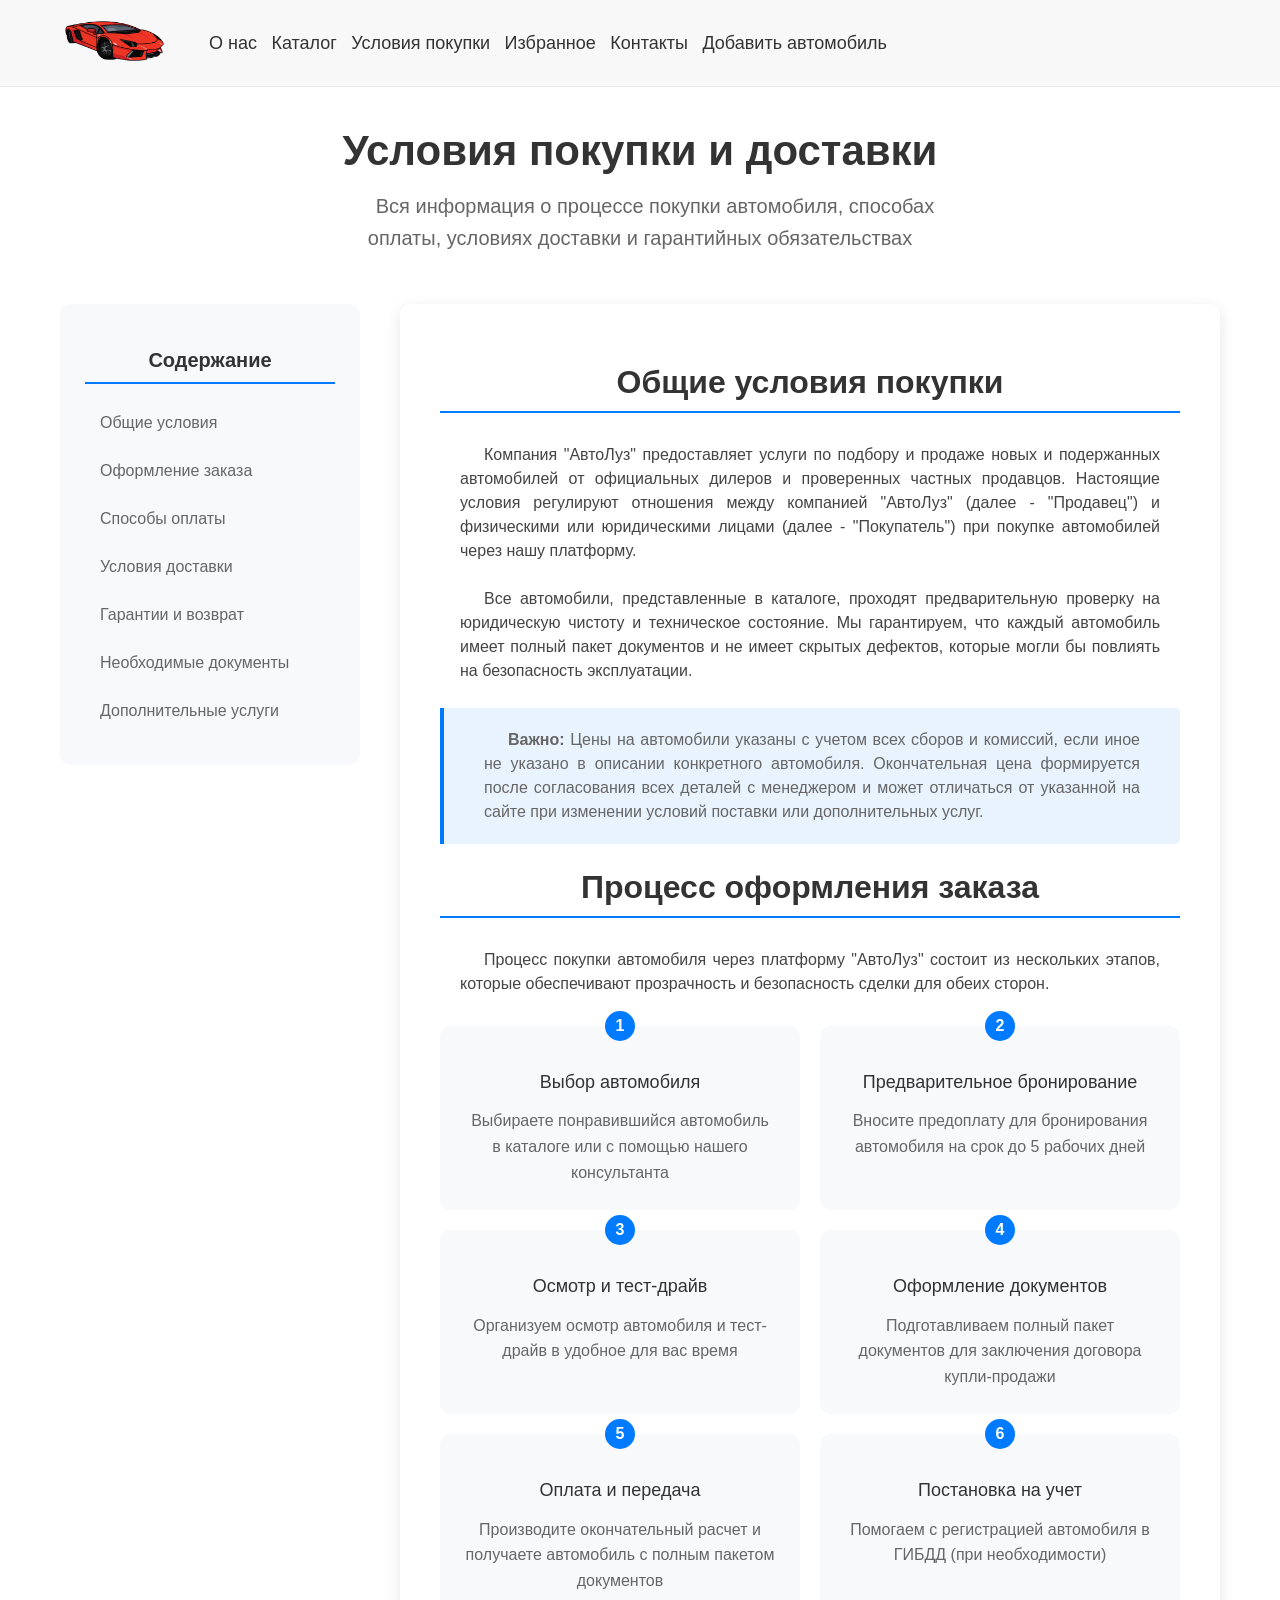
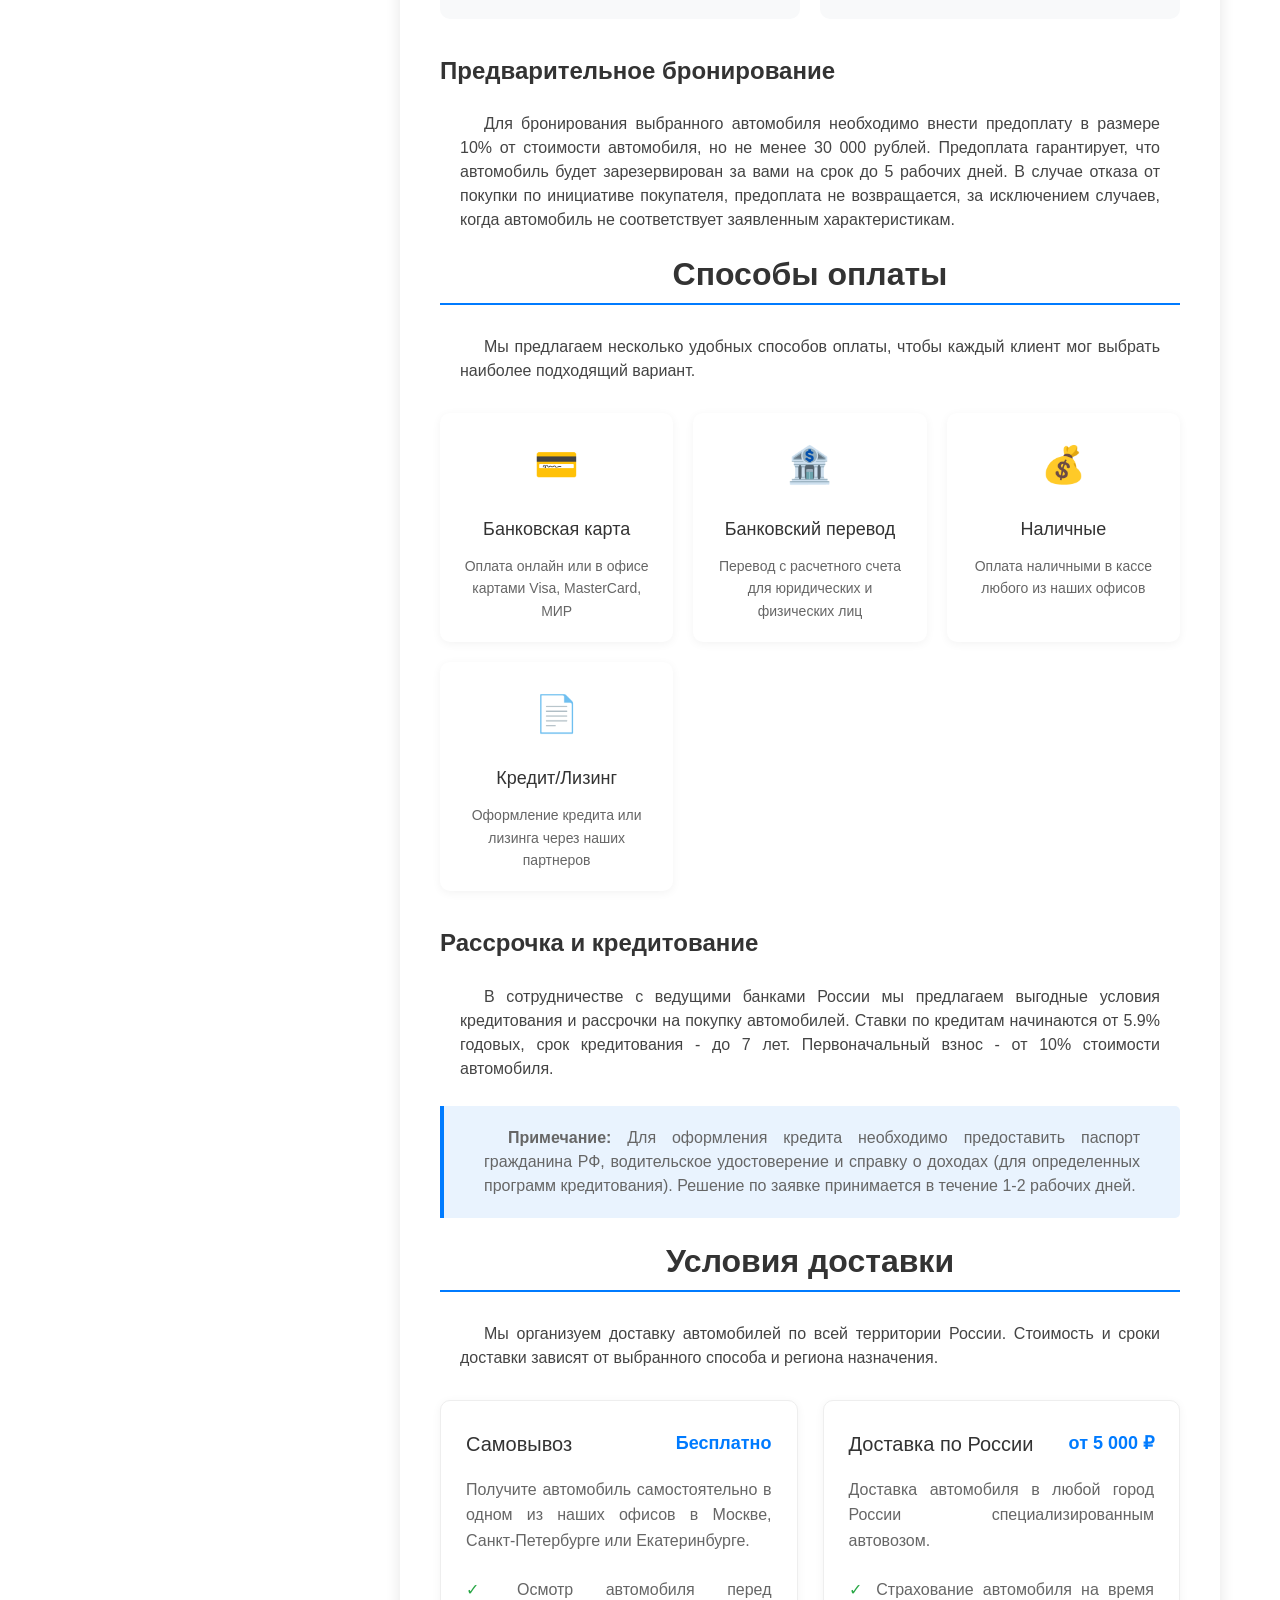
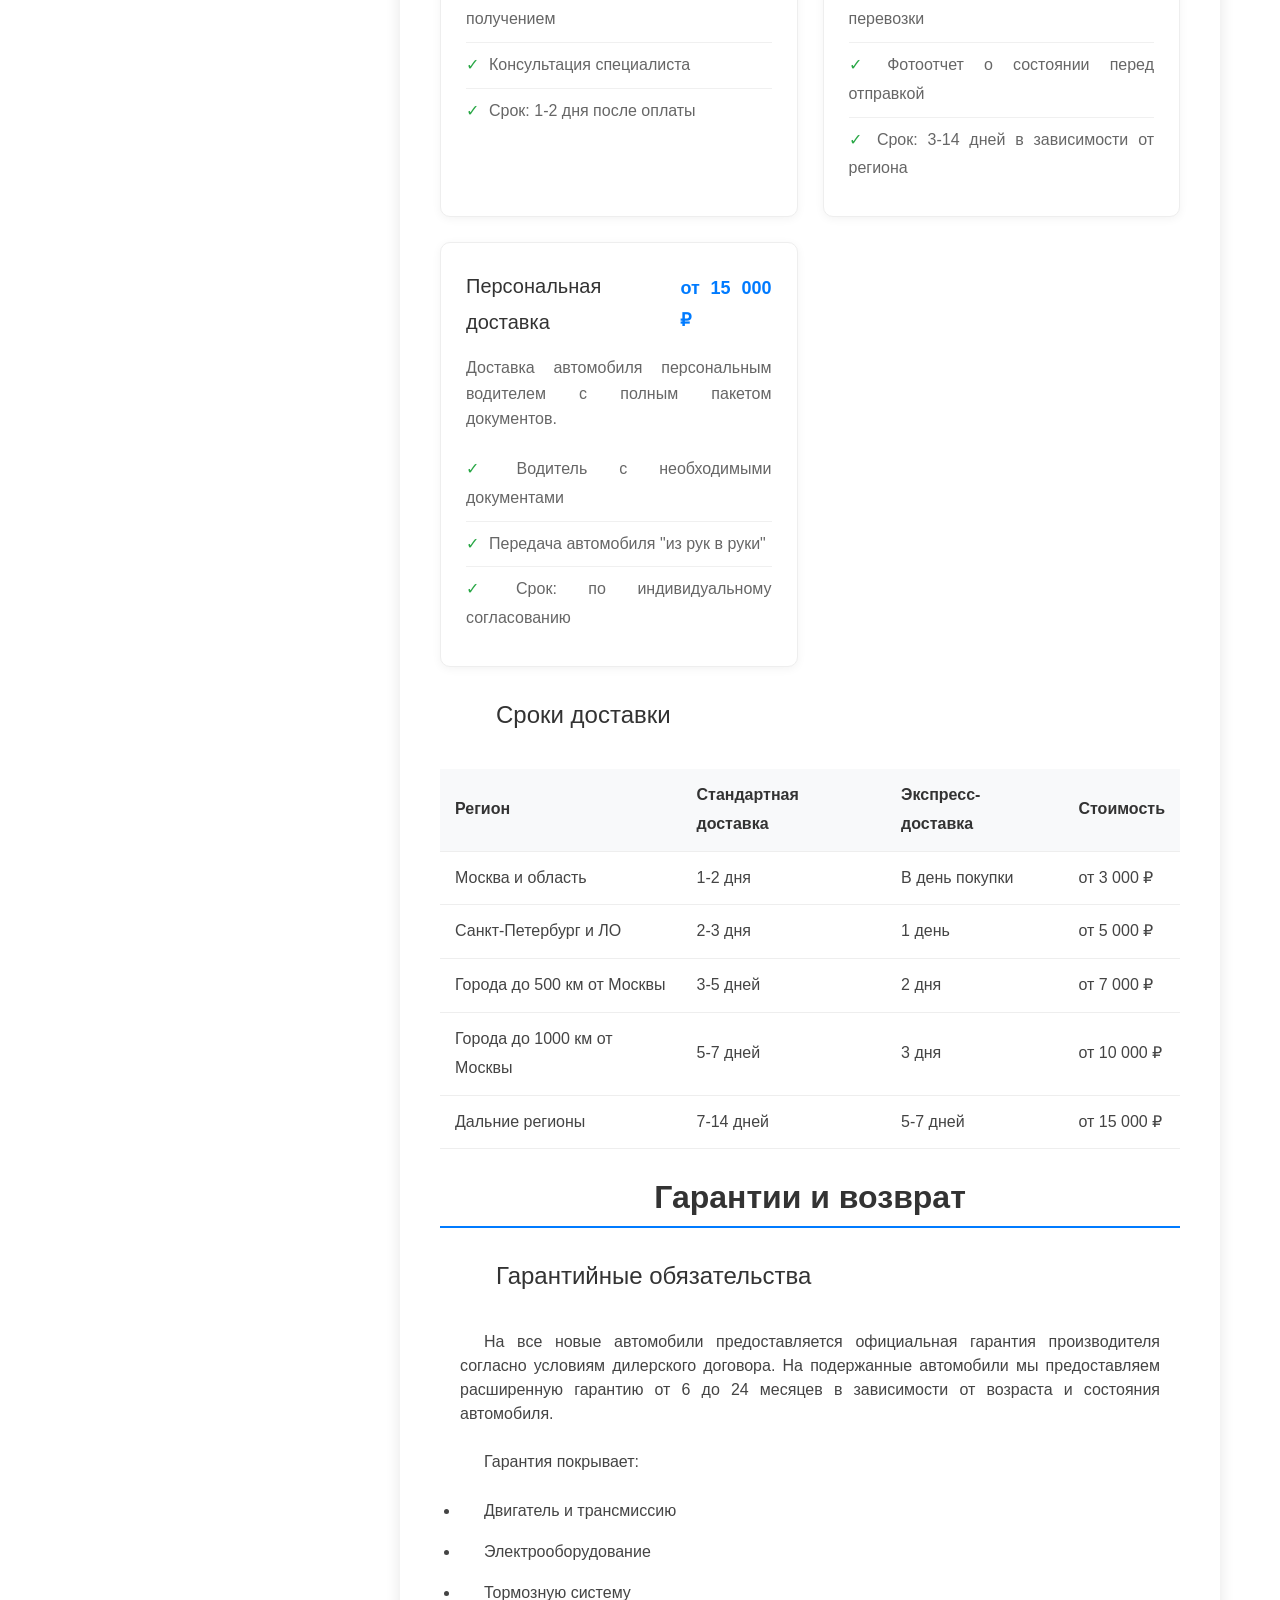
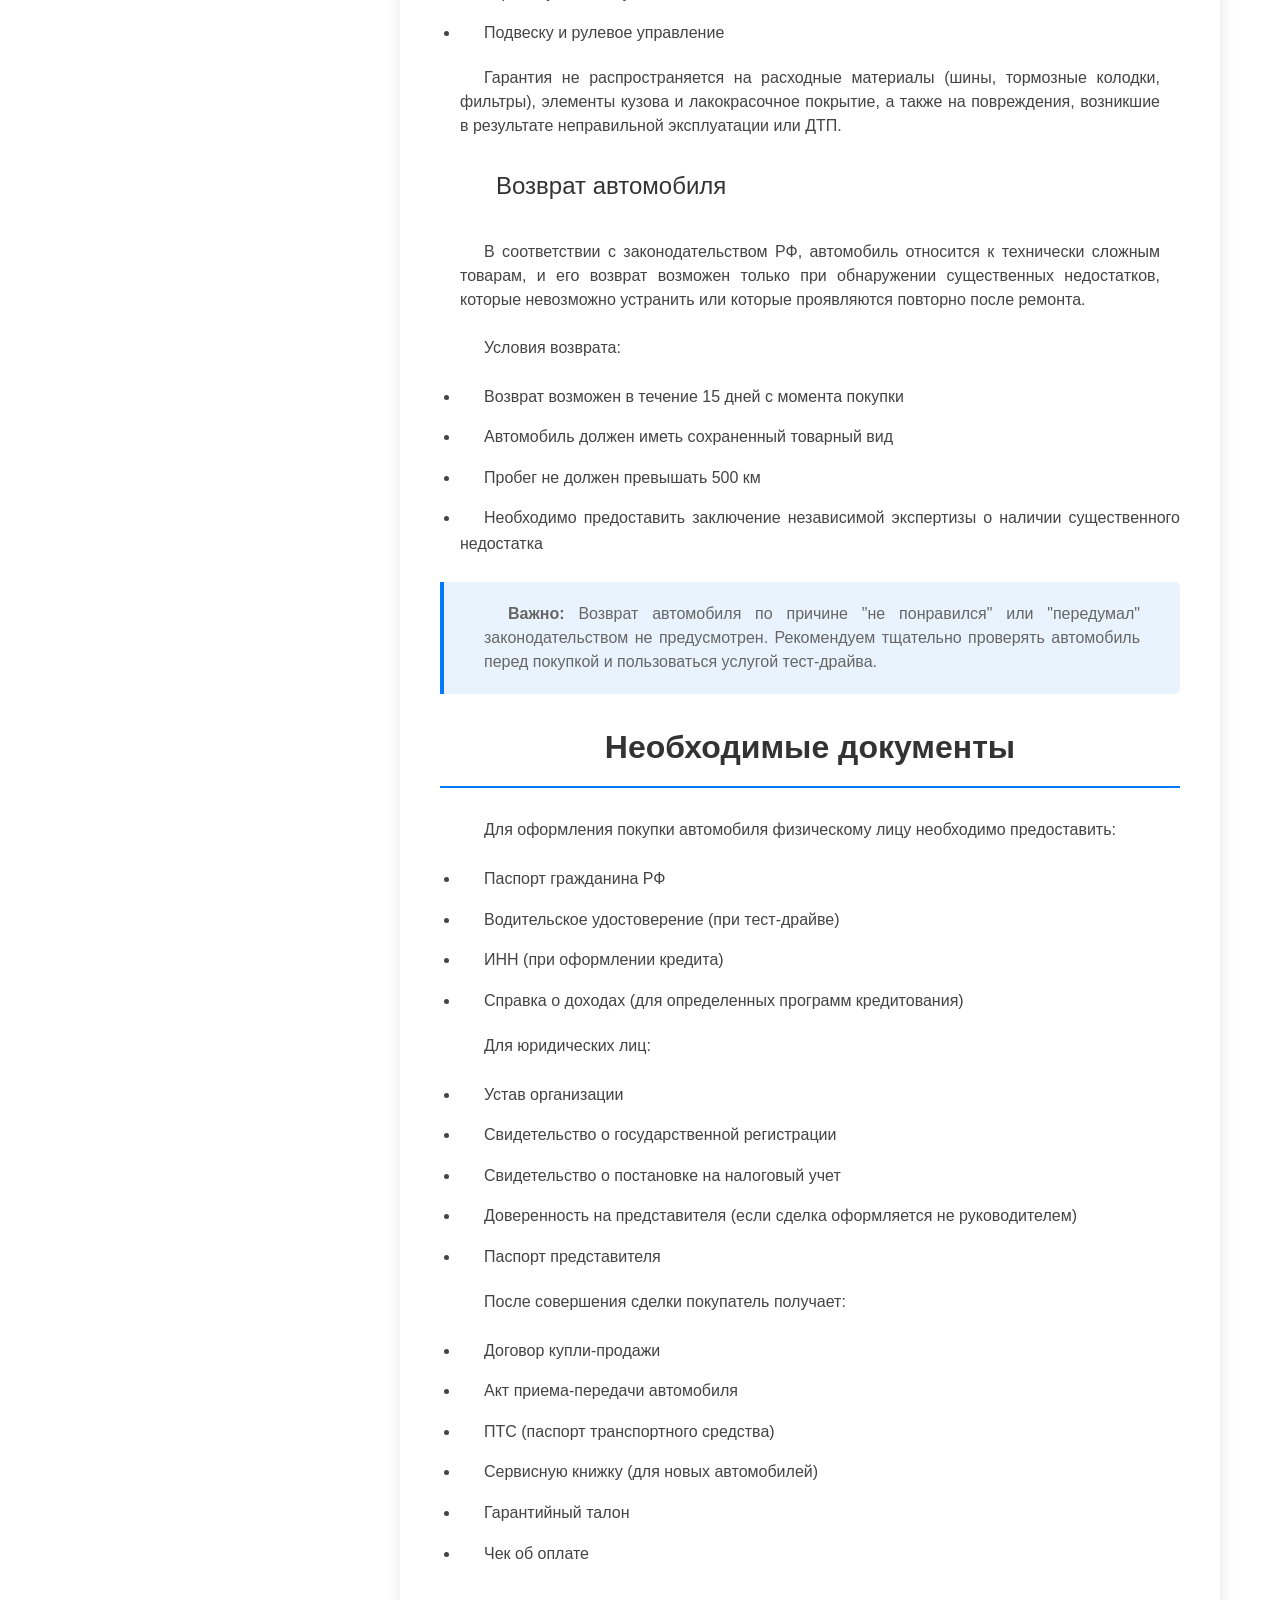
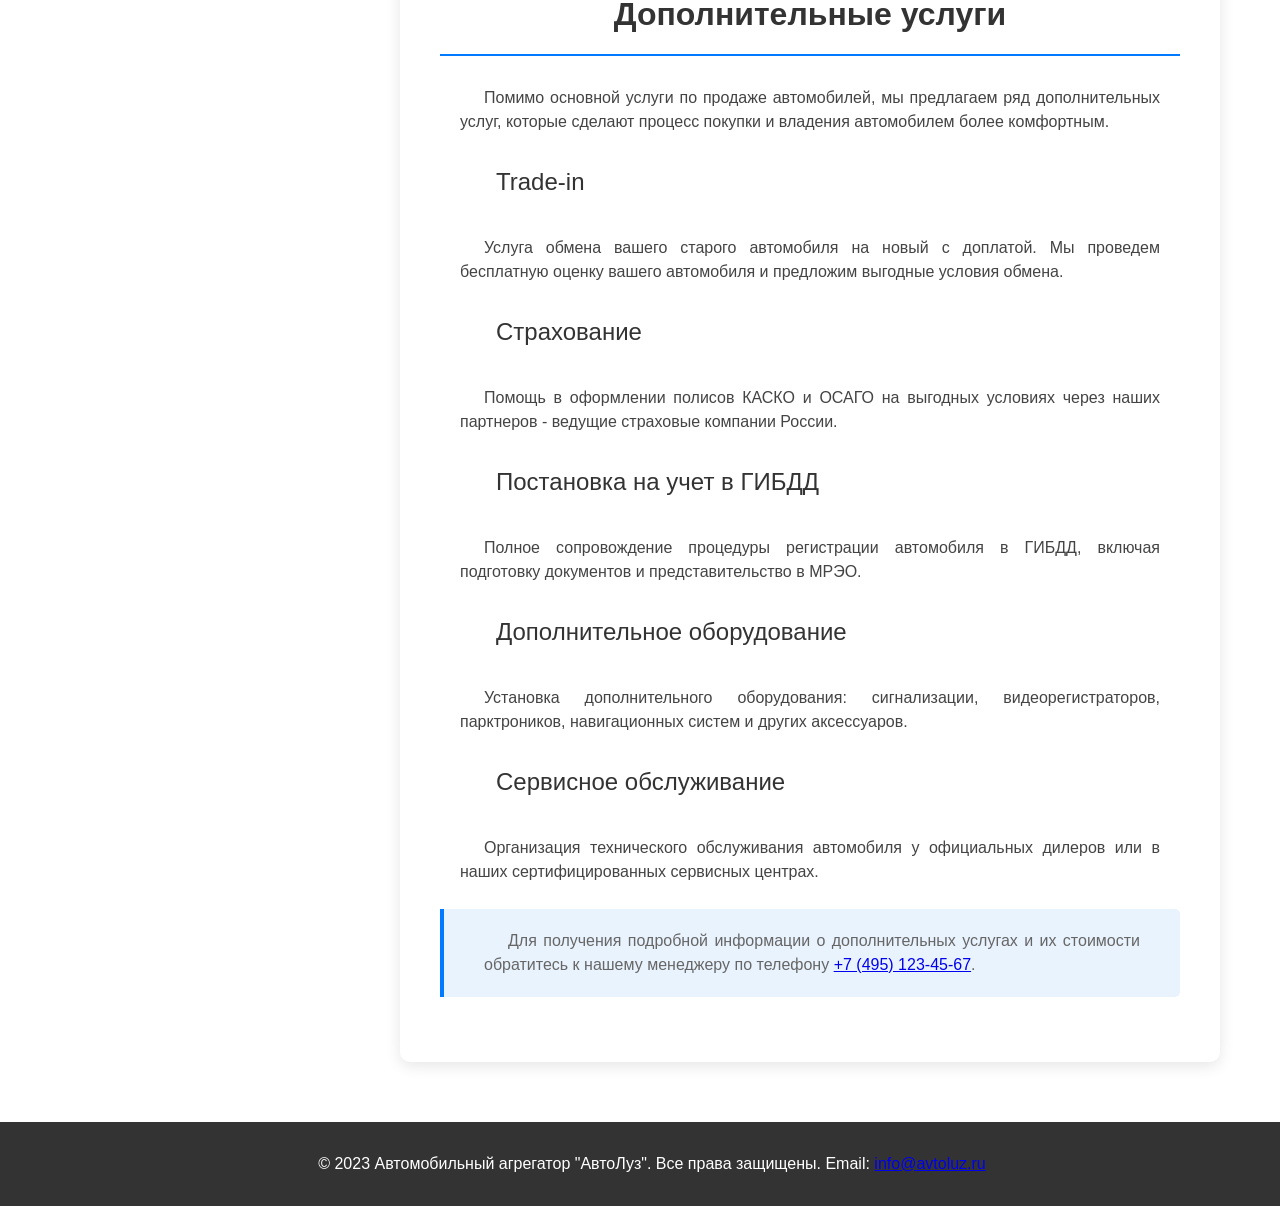
<file: AvtoLuz/wwwroot/terms.html>
<!DOCTYPE html>
<html lang="ru">
<head>
    <meta charset="UTF-8">
    <link rel="stylesheet" href="style.css"/>
    <link rel="stylesheet" href="style_terms.css"/>
    <title>АвтоЛуз - Условия покупки и доставки</title>
</head>
<body>
    <header>
        <a href="index.html" class="logo">
            <img src="logo.png" width="100" height="50" alt="Логотип"/>
        </a>

        <nav>

            <a href="about.html">О нас</a>
            <a href="catalogue.html">Каталог</a>
            <a href="terms.html">Условия покупки</a>
            <a href="favourites-page.html">Избранное</a>
            <a href="contacts.html">Контакты</a>
            <a href="admin_catalog.html">Добавить автомобиль</a>

        </nav>
    </header>
    <main>

    <div class="main-content">

        <div class="page-header">
            <h1 class="page-title">Условия покупки и доставки</h1>
            <p class="page-subtitle">Вся информация о процессе покупки автомобиля, способах оплаты, условиях доставки и гарантийных обязательствах</p>
        </div>

        <div class="terms-container">

            <div class="terms-nav">
                <h2 class="nav-title">Содержание</h2>
                <ul class="nav-links">
                    <li><a href="#general">Общие условия</a></li>
                    <li><a href="#ordering">Оформление заказа</a></li>
                    <li><a href="#payment">Способы оплаты</a></li>
                    <li><a href="#delivery">Условия доставки</a></li>
                    <li><a href="#warranty">Гарантии и возврат</a></li>
                    <li><a href="#documents">Необходимые документы</a></li>
                    <li><a href="#additional">Дополнительные услуги</a></li>
                </ul>
            </div>

            <div class="terms-content">

                    <h2 id="general" class="section-title">Общие условия покупки</h2>
                    <div class="terms-text">
                        <p>Компания "АвтоЛуз" предоставляет услуги по подбору и продаже новых и подержанных автомобилей от официальных дилеров и проверенных частных продавцов. Настоящие условия регулируют отношения между компанией "АвтоЛуз" (далее - "Продавец") и физическими или юридическими лицами (далее - "Покупатель") при покупке автомобилей через нашу платформу.</p>
                        
                        <p>Все автомобили, представленные в каталоге, проходят предварительную проверку на юридическую чистоту и техническое состояние. Мы гарантируем, что каждый автомобиль имеет полный пакет документов и не имеет скрытых дефектов, которые могли бы повлиять на безопасность эксплуатации.</p>
                        
                        <div class="highlight-box">
                            <p><strong>Важно:</strong> Цены на автомобили указаны с учетом всех сборов и комиссий, если иное не указано в описании конкретного автомобиля. Окончательная цена формируется после согласования всех деталей с менеджером и может отличаться от указанной на сайте при изменении условий поставки или дополнительных услуг.</p>
                        </div>
                    </div>
                

                
                    <h2 id="ordering" class="section-title">Процесс оформления заказа</h2>
                    <div class="terms-text">
                        <p>Процесс покупки автомобиля через платформу "АвтоЛуз" состоит из нескольких этапов, которые обеспечивают прозрачность и безопасность сделки для обеих сторон.</p>
                        
                        <div class="process-steps">
                            <div class="process-step">
                                <div class="step-number">1</div>
                                <div class="step-title">Выбор автомобиля</div>
                                <div class="step-description">Выбираете понравившийся автомобиль в каталоге или с помощью нашего консультанта</div>
                            </div>
                            <div class="process-step">
                                <div class="step-number">2</div>
                                <div class="step-title">Предварительное бронирование</div>
                                <div class="step-description">Вносите предоплату для бронирования автомобиля на срок до 5 рабочих дней</div>
                            </div>
                            <div class="process-step">
                                <div class="step-number">3</div>
                                <div class="step-title">Осмотр и тест-драйв</div>
                                <div class="step-description">Организуем осмотр автомобиля и тест-драйв в удобное для вас время</div>
                            </div>
                            <div class="process-step">
                                <div class="step-number">4</div>
                                <div class="step-title">Оформление документов</div>
                                <div class="step-description">Подготавливаем полный пакет документов для заключения договора купли-продажи</div>
                            </div>
                            <div class="process-step">
                                <div class="step-number">5</div>
                                <div class="step-title">Оплата и передача</div>
                                <div class="step-description">Производите окончательный расчет и получаете автомобиль с полным пакетом документов</div>
                            </div>
                            <div class="process-step">
                                <div class="step-number">6</div>
                                <div class="step-title">Постановка на учет</div>
                                <div class="step-description">Помогаем с регистрацией автомобиля в ГИБДД (при необходимости)</div>
                            </div>
                        </div>
                        
                        <h3 class="subsection-title">Предварительное бронирование</h3>
                        <p>Для бронирования выбранного автомобиля необходимо внести предоплату в размере 10% от стоимости автомобиля, но не менее 30 000 рублей. Предоплата гарантирует, что автомобиль будет зарезервирован за вами на срок до 5 рабочих дней. В случае отказа от покупки по инициативе покупателя, предоплата не возвращается, за исключением случаев, когда автомобиль не соответствует заявленным характеристикам.</p>
                    </div>
                

                
                    <h2 id="payment" class="section-title">Способы оплаты</h2>
                    <div class="terms-text">
                        <p>Мы предлагаем несколько удобных способов оплаты, чтобы каждый клиент мог выбрать наиболее подходящий вариант.</p>
                        
                        <div class="payment-methods">
                            <div class="payment-method">
                                <div class="payment-icon">💳</div>
                                <div class="payment-name">Банковская карта</div>
                                <div class="payment-description">Оплата онлайн или в офисе картами Visa, MasterCard, МИР</div>
                            </div>
                            <div class="payment-method">
                                <div class="payment-icon">🏦</div>
                                <div class="payment-name">Банковский перевод</div>
                                <div class="payment-description">Перевод с расчетного счета для юридических и физических лиц</div>
                            </div>
                            <div class="payment-method">
                                <div class="payment-icon">💰</div>
                                <div class="payment-name">Наличные</div>
                                <div class="payment-description">Оплата наличными в кассе любого из наших офисов</div>
                            </div>
                            <div class="payment-method">
                                <div class="payment-icon">📄</div>
                                <div class="payment-name">Кредит/Лизинг</div>
                                <div class="payment-description">Оформление кредита или лизинга через наших партнеров</div>
                            </div>
                        </div>
                        
                        <h3 class="subsection-title">Рассрочка и кредитование</h3>
                        <p>В сотрудничестве с ведущими банками России мы предлагаем выгодные условия кредитования и рассрочки на покупку автомобилей. Ставки по кредитам начинаются от 5.9% годовых, срок кредитования - до 7 лет. Первоначальный взнос - от 10% стоимости автомобиля.</p>
                        
                        <div class="highlight-box">
                            <p><strong>Примечание:</strong> Для оформления кредита необходимо предоставить паспорт гражданина РФ, водительское удостоверение и справку о доходах (для определенных программ кредитования). Решение по заявке принимается в течение 1-2 рабочих дней.</p>
                        </div>
                    </div>
                

                
                    <h2 id="delivery" class="section-title">Условия доставки</h2>
                    <div class="terms-text">
                        <p>Мы организуем доставку автомобилей по всей территории России. Стоимость и сроки доставки зависят от выбранного способа и региона назначения.</p>
                        
                        <div class="delivery-options">
                            <div class="delivery-option">
                                <div class="delivery-header">
                                    <div class="delivery-title">Самовывоз</div>
                                    <div class="delivery-price">Бесплатно</div>
                                </div>
                                <div class="delivery-description">
                                    Получите автомобиль самостоятельно в одном из наших офисов в Москве, Санкт-Петербурге или Екатеринбурге.
                                </div>
                                <ul class="delivery-features">
                                    <li>Осмотр автомобиля перед получением</li>
                                    <li>Консультация специалиста</li>
                                    <li>Срок: 1-2 дня после оплаты</li>
                                </ul>
                            </div>
                            
                            <div class="delivery-option">
                                <div class="delivery-header">
                                    <div class="delivery-title">Доставка по России</div>
                                    <div class="delivery-price">от 5 000 ₽</div>
                                </div>
                                <div class="delivery-description">
                                    Доставка автомобиля в любой город России специализированным автовозом.
                                </div>
                                <ul class="delivery-features">
                                    <li>Страхование автомобиля на время перевозки</li>
                                    <li>Фотоотчет о состоянии перед отправкой</li>
                                    <li>Срок: 3-14 дней в зависимости от региона</li>
                                </ul>
                            </div>
                            
                            <div class="delivery-option">
                                <div class="delivery-header">
                                    <div class="delivery-title">Персональная доставка</div>
                                    <div class="delivery-price">от 15 000 ₽</div>
                                </div>
                                <div class="delivery-description">
                                    Доставка автомобиля персональным водителем с полным пакетом документов.
                                </div>
                                <ul class="delivery-features">
                                    <li>Водитель с необходимыми документами</li>
                                    <li>Передача автомобиля "из рук в руки"</li>
                                    <li>Срок: по индивидуальному согласованию</li>
                                </ul>
                            </div>
                        </div>
                        
                        <p class="subsection-title">Сроки доставки</p>
                        <div class="table-container">
                            <table class="terms-table">
                                <thead>
                                    <tr>
                                        <th>Регион</th>
                                        <th>Стандартная доставка</th>
                                        <th>Экспресс-доставка</th>
                                        <th>Стоимость</th>
                                    </tr>
                                </thead>
                                <tbody>
                                    <tr>
                                        <td>Москва и область</td>
                                        <td>1-2 дня</td>
                                        <td>В день покупки</td>
                                        <td>от 3 000 ₽</td>
                                    </tr>
                                    <tr>
                                        <td>Санкт-Петербург и ЛО</td>
                                        <td>2-3 дня</td>
                                        <td>1 день</td>
                                        <td>от 5 000 ₽</td>
                                    </tr>
                                    <tr>
                                        <td>Города до 500 км от Москвы</td>
                                        <td>3-5 дней</td>
                                        <td>2 дня</td>
                                        <td>от 7 000 ₽</td>
                                    </tr>
                                    <tr>
                                        <td>Города до 1000 км от Москвы</td>
                                        <td>5-7 дней</td>
                                        <td>3 дня</td>
                                        <td>от 10 000 ₽</td>
                                    </tr>
                                    <tr>
                                        <td>Дальние регионы</td>
                                        <td>7-14 дней</td>
                                        <td>5-7 дней</td>
                                        <td>от 15 000 ₽</td>
                                    </tr>
                                </tbody>
                            </table>
                        </div>
                    </div>


                    <h2 id="warranty" class="section-title">Гарантии и возврат</h2>
                    <div class="terms-text">
                        <p class="subsection-title">Гарантийные обязательства</p>
                        <p>На все новые автомобили предоставляется официальная гарантия производителя согласно условиям дилерского договора. На подержанные автомобили мы предоставляем расширенную гарантию от 6 до 24 месяцев в зависимости от возраста и состояния автомобиля.</p>
                        
                        <p>Гарантия покрывает:</p>
                        <ul class="terms-list">
                            <li>Двигатель и трансмиссию</li>
                            <li>Электрооборудование</li>
                            <li>Тормозную систему</li>
                            <li>Подвеску и рулевое управление</li>
                        </ul>
                        
                        <p>Гарантия не распространяется на расходные материалы (шины, тормозные колодки, фильтры), элементы кузова и лакокрасочное покрытие, а также на повреждения, возникшие в результате неправильной эксплуатации или ДТП.</p>
                        
                        <p class="subsection-title">Возврат автомобиля</p>
                        <p>В соответствии с законодательством РФ, автомобиль относится к технически сложным товарам, и его возврат возможен только при обнаружении существенных недостатков, которые невозможно устранить или которые проявляются повторно после ремонта.</p>
                        
                        <p>Условия возврата:</p>
                        <ul class="terms-list">
                            <li>Возврат возможен в течение 15 дней с момента покупки</li>
                            <li>Автомобиль должен иметь сохраненный товарный вид</li>
                            <li>Пробег не должен превышать 500 км</li>
                            <li>Необходимо предоставить заключение независимой экспертизы о наличии существенного недостатка</li>
                        </ul>
                        
                        <div class="highlight-box">
                            <p><strong>Важно:</strong> Возврат автомобиля по причине "не понравился" или "передумал" законодательством не предусмотрен. Рекомендуем тщательно проверять автомобиль перед покупкой и пользоваться услугой тест-драйва.</p>
                        </div>
  

                    <h2 id="documents" class="section-title">Необходимые документы</h2>
                    <div class="terms-text">
                        <p>Для оформления покупки автомобиля физическому лицу необходимо предоставить:</p>
                        <ul class="terms-list">
                            <li>Паспорт гражданина РФ</li>
                            <li>Водительское удостоверение (при тест-драйве)</li>
                            <li>ИНН (при оформлении кредита)</li>
                            <li>Справка о доходах (для определенных программ кредитования)</li>
                        </ul>
                        
                        <p>Для юридических лиц:</p>
                        <ul class="terms-list">
                            <li>Устав организации</li>
                            <li>Свидетельство о государственной регистрации</li>
                            <li>Свидетельство о постановке на налоговый учет</li>
                            <li>Доверенность на представителя (если сделка оформляется не руководителем)</li>
                            <li>Паспорт представителя</li>
                        </ul>
                        
                        <p>После совершения сделки покупатель получает:</p>
                        <ul class="terms-list">
                            <li>Договор купли-продажи</li>
                            <li>Акт приема-передачи автомобиля</li>
                            <li>ПТС (паспорт транспортного средства)</li>
                            <li>Сервисную книжку (для новых автомобилей)</li>
                            <li>Гарантийный талон</li>
                            <li>Чек об оплате</li>
                        </ul>
                    </div>


                    <h2 id="additional" class="section-title">Дополнительные услуги</h2>
                    <div class="terms-text">
                        <p>Помимо основной услуги по продаже автомобилей, мы предлагаем ряд дополнительных услуг, которые сделают процесс покупки и владения автомобилем более комфортным.</p>
                        
                        <p class="subsection-title">Trade-in</p>
                        <p>Услуга обмена вашего старого автомобиля на новый с доплатой. Мы проведем бесплатную оценку вашего автомобиля и предложим выгодные условия обмена.</p>
                        
                        <p class="subsection-title">Страхование</p>
                        <p>Помощь в оформлении полисов КАСКО и ОСАГО на выгодных условиях через наших партнеров - ведущие страховые компании России.</p>
                        
                        <p class="subsection-title">Постановка на учет в ГИБДД</p>
                        <p>Полное сопровождение процедуры регистрации автомобиля в ГИБДД, включая подготовку документов и представительство в МРЭО.</p>
                        
                        <p class="subsection-title">Дополнительное оборудование</p>
                        <p>Установка дополнительного оборудования: сигнализации, видеорегистраторов, парктроников, навигационных систем и других аксессуаров.</p>
                        
                        <p class="subsection-title">Сервисное обслуживание</p>
                        <p>Организация технического обслуживания автомобиля у официальных дилеров или в наших сертифицированных сервисных центрах.</p>
                        
                        <div class="highlight-box">
                            <p>Для получения подробной информации о дополнительных услугах и их стоимости обратитесь к нашему менеджеру по телефону <a href="tel:+74951234567">+7 (495) 123-45-67</a>.</p>
                        </div>
                    </div>

            </div>
        </div>
    </div>
    </main>
    <footer>
        <p>&copy; 2023 Автомобильный агрегатор "АвтоЛуз". Все права защищены. Email: <a href="mailto:info@avtoluz.ru">info@avtoluz.ru</a></p>
    </footer>

</body>
</html>
</file>
<file: AvtoLuz/wwwroot/style.css>
* {
    margin: 0;
    padding: 0;
    box-sizing: border-box;
    font-family: Arial, sans-serif;
}

p {
    text-indent: 1.5em;
    line-height: 1.5;
    padding: 0px 20px;
}

header {
    display: flex;
    align-items: center;
    padding: 15px 5%;
    background-color: #f8f8f8;
    border-bottom: 1px solid #eaeaea;
}

h1, h2 {
    margin-top: 20px;
    margin-bottom: 20px;
    text-align: center;
}

.logo {
    font-size: 24px;
    font-weight: bold;
    color: #333;
    text-decoration: none;
    margin-right: 40px;
}

.logo img {
    height: 50px;
}

nav ul {
    display: flex;
    list-style: none;
    gap: 35px;
}

nav a {
    text-decoration: none;
    color: #333;
    font-size: 18px;
    padding: 8px 5px;
}

nav a:hover {
    color: #007bff;
}

footer {
    background-color: #333;
    color: #fff;
    padding: 30px 5%;
    text-align: center;
}

.footer-content {
    align-items: center;
    margin: 0 auto;
}

.copyright {
    font-size: 16px;
    margin-bottom: 10px;
}


.email {
    color: #fff;
    text-decoration: none;
    transition: color 0.3s;
}

.email:hover {
    color: #007bff;
}

/* Адаптивность для мобильных устройств */
@media (max-width: 768px) {
    header {
        flex-direction: column;
        padding: 15px;
    }
    
    .logo {
        margin-right: 0;
        margin-bottom: 15px;
    }
    
    nav ul {
        gap: 20px;
        flex-wrap: wrap;
        justify-content: center;
    }
    
    nav a {
        font-size: 16px;
    }

        .footer-content {
        flex-direction: column;
        text-align: center;
    }
    
    .copyright, .email {
        margin-bottom: 15px;
    }
}
</file>
<file: AvtoLuz/wwwroot/style_index.css>
.brands-container {
    display: flex;
    justify-content: center;
    gap: 40px;
    flex-wrap: wrap;
    margin-bottom: 50px;
}

.brand-logo {
    width: 120px;
    height: 120px;
    object-fit: contain;
    transition: transform 0.3s;
}

.brand-logo:hover {
    transform: scale(1.1);
}

.countries-section {
    padding: 0 5% 50px;
}

.countries-container {
    display: flex;
    justify-content: space-between;
    gap: 30px;
    flex-wrap: wrap;
}

.country-column {
    flex: 1;
    min-width: 180px;
}

.country-name {
    font-size: 22px;
    margin-bottom: 15px;
    padding-bottom: 10px;
    border-bottom: 2px solid #007bff;
    color: #333;
}

.brands-list {
    list-style: none;
}

.brands-list li {
    margin-bottom: 8px;
}

.brands-list a {
    text-decoration: none;
    color: #555;
    font-size: 16px;
    transition: color 0.3s, padding-left 0.3s;
    display: block;
}

.brands-list a:hover {
    color: #007bff;
    padding-left: 10px;
}


/* Адаптивность для мобильных устройств */
@media (max-width: 768px) {   
    .brands-container {
        gap: 20px;
    }
    
    .brand-logo {
        width: 80px;
        height: 80px;
    }
    
    .countries-container {
        flex-direction: column;
    }
    
    .country-column {
        min-width: 100%;
    }

}
</file>
<file: AvtoLuz/wwwroot/style_about.css>
.stats-grid {
    display: grid;
    grid-template-columns: repeat(auto-fit, minmax(200px, 1fr));
    gap: 30px;
}

.stat-item {
    padding: 20px;
}

.stat-number {
    font-size: 48px;
    font-weight: 700;
    margin-bottom: 10px;
}

.stat-text {
    font-size: 18px;
    opacity: 0.9;
}

.timeline-section {
    margin: 50px 0;
}

.timeline {
    position: relative;
    max-width: 800px;
    margin: 40px auto;
}

.timeline::after {
    content: '';
    position: absolute;
    width: 4px;
    background-color: #007bff;
    top: 0;
    bottom: 0;
    left: 50%;
    margin-left: -2px;
}

.timeline-item {
    padding: 10px 40px;
    position: relative;
    width: 50%;
    box-sizing: border-box;
}

.timeline-item:nth-child(odd) {
    left: 0;
}

.timeline-item:nth-child(even) {
    left: 50%;
}

.timeline-content {
    padding: 20px;
    background: white;
    border-radius: 10px;
    box-shadow: 0 4px 15px rgba(0,0,0,0.1);
}

.timeline-date {
    font-weight: 600;
    color: #007bff;
    margin-bottom: 10px;
}

.timeline-text {
    color: #666;
    line-height: 1.6;
}

.timeline-item::after {
    content: '';
    position: absolute;
    width: 20px;
    height: 20px;
    background-color: white;
    border: 4px solid #007bff;
    border-radius: 50%;
    top: 20px;
    z-index: 1;
}

.timeline-item:nth-child(odd)::after {
    right: -10px;
}

.timeline-item:nth-child(even)::after {
    left: -10px;
}
</file>
<file: AvtoLuz/wwwroot/style_compare.css>
main {
    max-width: 1200px;
    margin: 30px auto;
    padding: 0 20px;
}

.page-header {
    display: flex;
    justify-content: space-between;
    align-items: center;
    margin-bottom: 30px;
}

.back-link {
    color: #007bff;
    text-decoration: none;
    font-weight: bold;
    display: flex;
    align-items: center;
    gap: 5px;
}

.back-link:hover {
    text-decoration: underline;
}

.comparison-container {
    background-color: white;
    border-radius: 8px;
    box-shadow: 0 2px 10px rgba(0, 0, 0, 0.1);
    overflow: hidden;
}

.cars-selection {
    display: grid;
    grid-template-columns: 1fr 1fr;
    gap: 20px;
    padding: 20px;
    border-bottom: 1px solid #eee;
}

.car-select {
    display: flex;
    flex-direction: column;
    gap: 10px;
}

.car-select label {
    font-weight: bold;
}

.car-select select {
    padding: 10px;
    border: 1px solid #ddd;
    border-radius: 4px;
    font-size: 16px;
}

.comparison-table {
    width: 100%;
    border-collapse: collapse;
}

.comparison-table th {
    background-color: #f9f9f9;
    padding: 15px;
    text-align: left;
    font-weight: bold;
    border-bottom: 1px solid #eee;
}

.comparison-table td {
    padding: 15px;
    border-bottom: 1px solid #eee;
    vertical-align: top;
}

.car-header {
    display: flex;
    flex-direction: column;
    align-items: center;
    text-align: center;
}

.car-image {
    width: 100%;
    max-width: 300px;
    height: 200px;
    object-fit: cover;
    border-radius: 8px;
    margin-bottom: 10px;
}

.car-title {
    font-size: 18px;
    font-weight: bold;
    margin-bottom: 5px;
}

.car-price {
    font-size: 20px;
    font-weight: bold;
    color: #007bff;
    margin-bottom: 10px;
}

.car-actions {
    display: flex;
    gap: 10px;
    margin-top: 10px;
}

.car-button {
    padding: 8px 15px;
    border: none;
    border-radius: 4px;
    cursor: pointer;
    font-weight: bold;
    transition: background-color 0.3s;
}

.view-btn {
    background-color: #f0f0f0;
    color: #333;
}

.buy-btn {
    background-color: #007bff;
    color: white;
}

.view-btn:hover {
    background-color: #e0e0e0;
}

.buy-btn:hover {
    background-color: #007bff;
}

.spec-category {
    background-color: #f9f9f9;
    font-weight: bold;
}

.advantage {
    color: #2e7d32;
    font-weight: bold;
}

.disadvantage {
    color: #c62828;
    font-weight: bold;
}

.no-data {
    color: #999;
    font-style: italic;
}
</file>
<file: AvtoLuz/wwwroot/style_contacts.css>
p {
    text-indent: 0em;
}

.main-content {
    max-width: 1200px;
    margin: 40px auto;
    padding: 0 20px;
}

.page-header {
    text-align: center;
    margin-bottom: 50px;
}

.page-title {
    font-size: 42px;
    color: #333;
    margin-bottom: 15px;
}

.page-subtitle {
    font-size: 20px;
    color: #666;
    max-width: 700px;
    margin: 0 auto;
    line-height: 1.6;
}

.contacts-section {
    display: grid;
    grid-template-columns: 1fr 1fr;
    gap: 50px;
    margin-bottom: 60px;
}

.contact-info {
    background: #f8f9fa;
    padding: 40px;
    border-radius: 10px;
}

.section-title {
    font-size: 32px;
    margin-bottom: 30px;
    color: #333;
    padding-bottom: 10px;
    border-bottom: 2px solid #007bff;
}

.contact-item {
    display: flex;
    align-items: flex-start;
    margin-bottom: 25px;
}

.contact-icon {
    font-size: 24px;
    margin-right: 15px;
    color: #007bff;
    min-width: 30px;
}

.contact-details h3 {
    font-size: 18px;
    margin-bottom: 5px;
    color: #333;
}

.contact-details p {
    color: #666;
    line-height: 1.6;
}

.contact-details a {
    color: #007bff;
    text-decoration: none;
    transition: color 0.3s;
}

.contact-details a:hover {
    color: #007bff;
    text-decoration: underline;
}

.social-links {
    display: flex;
    gap: 15px;
    margin-top: 30px;
}

.social-link {
    display: flex;
    align-items: center;
    justify-content: center;
    width: 40px;
    height: 40px;
    background: #007bff;
    color: white;
    border-radius: 50%;
    text-decoration: none;
    transition: all 0.3s;
}

.social-link:hover {
    background: #007bff;
    transform: translateY(-3px);
}

.contact-form {
    background: white;
    padding: 40px;
    border-radius: 10px;
    box-shadow: 0 4px 15px rgba(0,0,0,0.1);
}

.form-group {
    margin-bottom: 20px;
}

.form-group label {
    display: block;
    margin-bottom: 8px;
    font-weight: 600;
    color: #333;
}

.form-control {
    width: 100%;
    padding: 12px 15px;
    border: 1px solid #ddd;
    border-radius: 5px;
    font-size: 16px;
    transition: border-color 0.3s;
}

.form-control:focus {
    outline: none;
    border-color: #007bff;
    box-shadow: 0 0 0 2px rgba(255, 107, 53, 0.2);
}

textarea.form-control {
    min-height: 120px;
    resize: vertical;
}

.submit-btn {
    background: #007bff;
    color: white;
    border: none;
    padding: 15px 30px;
    border-radius: 5px;
    font-size: 16px;
    font-weight: 600;
    cursor: pointer;
    transition: background 0.3s;
    width: 100%;
}

.submit-btn:hover {
    background: #007bff;
}

.map-section {
    margin-bottom: 60px;
}

.map-container {
    height: 400px;
    border-radius: 10px;
    overflow: hidden;
    box-shadow: 0 4px 15px rgba(0,0,0,0.1);
    margin-top: 20px;
}

.map-placeholder {
    height: 100%;
    background: #f0f0f0;
    display: flex;
    align-items: center;
    justify-content: center;
    color: #666;
    font-size: 18px;
}

.offices-section {
    margin-bottom: 60px;
}

.offices-grid {
    display: grid;
    grid-template-columns: repeat(auto-fit, minmax(300px, 1fr));
    gap: 30px;
    margin-top: 30px;
}

.office-card {
    background: white;
    padding: 30px;
    border-radius: 10px;
    box-shadow: 0 4px 15px rgba(0,0,0,0.1);
    transition: transform 0.3s;
}

.office-card:hover {
    transform: translateY(-5px);
}

.office-name {
    font-size: 22px;
    margin-bottom: 15px;
    color: #333;
}

.office-info {
    color: #666;
    line-height: 1.6;
    margin-bottom: 15px;
}

.office-hours {
    background: #f8f9fa;
    padding: 15px;
    border-radius: 5px;
    margin-top: 15px;
}

.hours-title {
    font-weight: 600;
    margin-bottom: 8px;
    color: #333;
}

.hours-list {
    list-style: none;
}

.hours-list li {
    display: flex;
    justify-content: space-between;
    margin-bottom: 5px;
}

.faq-section {
    background: #f8f9fa;
    padding: 50px 30px;
    border-radius: 10px;
    margin-bottom: 60px;
}

.faq-list {
    margin-top: 30px;
}

.faq-item {
    background: white;
    border-radius: 5px;
    margin-bottom: 15px;
    overflow: hidden;
    box-shadow: 0 2px 5px rgba(0,0,0,0.1);
}

.faq-question {
    padding: 20px;
    font-weight: 600;
    color: #333;
    cursor: pointer;
    display: flex;
    justify-content: space-between;
    align-items: center;
}

.faq-answer {
    padding: 0 20px;
    max-height: 0;
    overflow: hidden;
    transition: max-height 0.3s, padding 0.3s;
    color: #666;
    line-height: 1.6;
}

.faq-item.active .faq-answer {
    padding: 0 20px 20px;
    max-height: 500px;
}

.faq-toggle {
    font-size: 20px;
    color: #007bff;
    transition: transform 0.3s;
}

.faq-item.active .faq-toggle {
    transform: rotate(45deg);
}
</file>
<file: AvtoLuz/wwwroot/style_credit_calculator.css>
main {
    max-width: 1200px;
    margin: 30px auto;
    padding: 0 20px;
    display: grid;
    grid-template-columns: 1fr 1fr;
    gap: 30px;
}

.car-info {
    background-color: white;
    border-radius: 8px;
    box-shadow: 0 2px 10px rgba(0, 0, 0, 0.1);
    padding: 20px;
}

.calculator {
    background-color: white;
    border-radius: 8px;
    box-shadow: 0 2px 10px rgba(0, 0, 0, 0.1);
    padding: 20px;
}

.car-image {
    width: 100%;
    border-radius: 8px;
    margin-bottom: 15px;
}

.car-price {
    font-size: 24px;
    font-weight: bold;
    color: #007bff;
    margin-bottom: 15px;
}

.car-specs {
    margin-top: 20px;
}

.spec-item {
    display: flex;
    justify-content: space-between;
    padding: 8px 0;
    border-bottom: 1px solid #eee;
}

.spec-name {
    font-weight: bold;
}

.form-group {
    margin-bottom: 20px;
}

label {
    display: block;
    margin-bottom: 8px;
    font-weight: bold;
}

input, select {
    width: 100%;
    padding: 10px;
    border: 1px solid #ddd;
    border-radius: 4px;
    font-size: 16px;
}

.range-container {
    display: flex;
    align-items: center;
    gap: 10px;
}

.range-value {
    min-width: 60px;
    text-align: center;
    font-weight: bold;
}

.calculator-results {
    margin-top: 30px;
    padding: 20px;
    background-color: #f9f9f9;
    border-radius: 8px;
}

.result-item {
    display: flex;
    justify-content: space-between;
    margin-bottom: 15px;
    padding-bottom: 15px;
    border-bottom: 1px solid #eee;
}

.result-label {
    font-weight: bold;
}

.result-value {
    font-weight: bold;
    color: #007bff;
}

.calculate-btn {
    background-color: #007bff;
    color: white;
    padding: 12px 20px;
    border: none;
    border-radius: 4px;
    cursor: pointer;
    font-size: 16px;
    font-weight: bold;
    width: 100%;
    transition: background-color 0.3s;
}

.calculate-btn:hover {
    background-color: #0056b3;
}

.actions {
    display: flex;
    gap: 10px;
    margin-top: 20px;
}

.btn {
    padding: 10px 20px;
    border: none;
    border-radius: 4px;
    cursor: pointer;
    font-weight: bold;
    transition: background-color 0.3s;
    text-decoration: none;
    display: inline-block;
    text-align: center;
}

.back-btn {
    background-color: #f0f0f0;
    color: #333;
}

.back-btn:hover {
    background-color: #e0e0e0;
}

.apply-btn {
    background-color: #007bff;
    color: white;
}

.apply-btn:hover {
    background-color: #0056b3;
}
</file>
<file: AvtoLuz/wwwroot/style_feedback.css>
main {
            max-width: 1200px;
            margin: 40px auto;
            padding: 0 20px;
        }

        .page-header {
            display: flex;
            justify-content: space-between;
            align-items: center;
            margin-bottom: 30px;
            padding-bottom: 20px;
            border-bottom: 2px solid #eee;
        }

        .page-title {
            font-size: 32px;
            color: #333;
        }

        .back-link {
            display: inline-flex;
            align-items: center;
            gap: 8px;
            color: #007bff;
            text-decoration: none;
            font-weight: 600;
            transition: color 0.3s;
        }

        .back-link:hover {
            color: #0056b3;
        }

        .car-info-card {
            display: flex;
            background: white;
            border-radius: 10px;
            box-shadow: 0 4px 15px rgba(0,0,0,0.1);
            margin-bottom: 40px;
            overflow: hidden;
        }

        .car-image {
            width: 300px;
            height: 200px;
            object-fit: cover;
        }

        .car-details {
            padding: 25px;
            flex: 1;
        }

        .car-model {
            font-size: 24px;
            margin-bottom: 10px;
            color: #333;
        }

        .car-specs {
            display: flex;
            flex-wrap: wrap;
            gap: 15px;
            margin-bottom: 15px;
        }

        .car-spec {
            background: #f8f9fa;
            padding: 5px 10px;
            border-radius: 5px;
            font-size: 14px;
            color: #666;
        }

        .car-price {
            font-size: 22px;
            font-weight: 700;
            color: #007bff;
        }

        /* Стили для раздела отзывов */
        .reviews-section {
            margin: 50px 0;
        }

        .reviews-header {
            display: flex;
            justify-content: space-between;
            align-items: center;
            margin-bottom: 30px;
        }

        .section-title {
            font-size: 28px;
            color: #333;
        }

        .reviews-stats {
            display: flex;
            align-items: center;
            gap: 30px;
            margin-bottom: 40px;
            padding: 25px;
            background: white;
            border-radius: 10px;
            box-shadow: 0 2px 10px rgba(0,0,0,0.05);
        }

        .average-rating {
            text-align: center;
        }

        .rating-value {
            font-size: 48px;
            font-weight: 700;
            color: #007bff;
            line-height: 1;
        }

        .rating-stars {
            font-size: 24px;
            color: #ffc107;
            margin: 5px 0;
        }

        .rating-count {
            color: #666;
            font-size: 14px;
        }

        .rating-bars {
            flex: 1;
            max-width: 400px;
        }

        .rating-bar {
            display: flex;
            align-items: center;
            margin-bottom: 8px;
        }

        .rating-label {
            width: 80px;
            font-size: 14px;
            color: #666;
        }

        .bar-container {
            flex: 1;
            height: 8px;
            background: #f0f0f0;
            border-radius: 4px;
            overflow: hidden;
            margin: 0 10px;
        }

        .bar-fill {
            height: 100%;
            background: #ffc107;
        }

        .bar-percentage {
            width: 30px;
            font-size: 14px;
            color: #666;
        }

        .add-review-btn {
            background: #007bff;
            color: white;
            border: none;
            padding: 12px 25px;
            border-radius: 5px;
            font-size: 16px;
            font-weight: 600;
            cursor: pointer;
            transition: background 0.3s;
        }

        .add-review-btn:hover {
            background: #0056b3;
        }

        .reviews-controls {
            display: flex;
            justify-content: space-between;
            align-items: center;
            margin-bottom: 25px;
            padding: 15px 20px;
            background: white;
            border-radius: 10px;
            box-shadow: 0 2px 10px rgba(0,0,0,0.05);
        }

        .sort-filter {
            display: flex;
            gap: 15px;
        }

        .sort-select, .filter-select {
            padding: 8px 15px;
            border: 1px solid #ddd;
            border-radius: 5px;
            font-size: 14px;
            background: white;
        }

        .reviews-list {
            display: flex;
            flex-direction: column;
            gap: 25px;
            margin-bottom: 40px;
        }

        .review-item {
            background: white;
            padding: 25px;
            border-radius: 10px;
            box-shadow: 0 2px 10px rgba(0,0,0,0.05);
        }

        .review-header {
            display: flex;
            justify-content: space-between;
            align-items: center;
            margin-bottom: 15px;
        }

        .review-author {
            display: flex;
            align-items: center;
            gap: 10px;
        }

        .author-avatar {
            width: 40px;
            height: 40px;
            border-radius: 50%;
            background: #007bff;
            color: white;
            display: flex;
            align-items: center;
            justify-content: center;
            font-weight: bold;
        }

        .author-info h4 {
            font-size: 16px;
            color: #333;
            margin-bottom: 2px;
        }

        .review-date {
            font-size: 14px;
            color: #999;
        }

        .review-rating {
            font-size: 18px;
            color: #ffc107;
        }

        .review-text {
            color: #444;
            line-height: 1.6;
            margin-bottom: 15px;
        }

        .review-footer {
            display: flex;
            justify-content: space-between;
            align-items: center;
            padding-top: 15px;
            border-top: 1px solid #eee;
        }

        .review-helpful {
            display: flex;
            align-items: center;
            gap: 10px;
        }

        .helpful-btn {
            background: #f0f0f0;
            border: none;
            padding: 5px 10px;
            border-radius: 3px;
            font-size: 14px;
            cursor: pointer;
            transition: background 0.3s;
            display: flex;
            align-items: center;
            gap: 5px;
        }

        .helpful-btn:hover {
            background: #e0e0e0;
        }

        .helpful-count {
            font-size: 14px;
            color: #666;
        }

        .review-actions {
            display: flex;
            gap: 10px;
        }

        .action-btn {
            background: none;
            border: none;
            color: #666;
            font-size: 14px;
            cursor: pointer;
            transition: color 0.3s;
        }

        .action-btn:hover {
            color: #007bff;
        }

        .reviews-pagination {
            display: flex;
            justify-content: center;
            gap: 10px;
            margin-top: 30px;
        }

        .pagination-btn {
            width: 40px;
            height: 40px;
            display: flex;
            align-items: center;
            justify-content: center;
            border: 1px solid #ddd;
            background: white;
            border-radius: 5px;
            cursor: pointer;
            transition: all 0.3s;
        }

        .pagination-btn.active {
            background: #007bff;
            color: white;
        }

        .pagination-btn:hover:not(.active) {
            background: #f0f0f0;
        }

        /* Форма добавления отзыва */
        .add-review-form {
            background: white;
            padding: 30px;
            border-radius: 10px;
            box-shadow: 0 2px 10px rgba(0,0,0,0.05);
            margin-top: 30px;
        }

        .form-title {
            font-size: 22px;
            margin-bottom: 20px;
            color: #333;
        }

        .form-group {
            margin-bottom: 20px;
        }

        .form-label {
            display: block;
            margin-bottom: 8px;
            font-weight: 600;
            color: #333;
        }

        .form-control {
            width: 100%;
            padding: 12px 15px;
            border: 1px solid #ddd;
            border-radius: 5px;
            font-size: 16px;
            transition: border-color 0.3s;
        }

        .form-control:focus {
            outline: none;
            border-color: #007bff;
            box-shadow: 0 0 0 2px rgba(255, 107, 53, 0.2);
        }

        textarea.form-control {
            min-height: 120px;
            resize: vertical;
        }

        .rating-select {
            display: flex;
            gap: 5px;
        }

        .rating-star {
            font-size: 30px;
            color: #ddd;
            cursor: pointer;
            transition: color 0.3s;
        }

        .rating-star.active {
            color: #ffc107;
        }

        .form-submit {
            background: #007bff;
            color: white;
            border: none;
            padding: 12px 25px;
            border-radius: 5px;
            font-size: 16px;
            font-weight: 600;
            cursor: pointer;
            transition: background 0.3s;
        }

        .form-submit:hover {
            background: #0056b3;
        }
</file>
<file: AvtoLuz/wwwroot/style_terms.css>
.main-content {
    max-width: 1200px;
    margin: 40px auto;
    padding: 0 20px;
}

.page-header {
    text-align: center;
    margin-bottom: 50px;
}

.page-title {
    font-size: 42px;
    color: #333;
    margin-bottom: 15px;
}

.page-subtitle {
    font-size: 20px;
    color: #666;
    max-width: 700px;
    margin: 0 auto;
    line-height: 1.6;
}

.terms-container {
    display: grid;
    grid-template-columns: 300px 1fr;
    gap: 40px;
    margin-bottom: 60px;
}

.terms-nav {
    position: sticky;
    top: 20px;
    height: fit-content;
    background: #f8f9fa;
    padding: 25px;
    border-radius: 10px;
}

.nav-title {
    font-size: 20px;
    margin-bottom: 20px;
    color: #333;
    padding-bottom: 10px;
    border-bottom: 2px solid #007bff;
}

.nav-links {
    list-style: none;
}

.nav-links li {
    margin-bottom: 10px;
}

.nav-links a {
    display: block;
    padding: 10px 15px;
    color: #666;
    text-decoration: none;
    border-radius: 5px;
    transition: all 0.3s;
}

.nav-links a:hover{
    background: #007bff;
    color: white;
}

.terms-content {
    background: white;
    padding: 40px;
    border-radius: 10px;
    box-shadow: 0 4px 15px rgba(0,0,0,0.1);
}

.section-title {
    font-size: 32px;
    margin-bottom: 30px;
    color: #333;
    padding-bottom: 10px;
    border-bottom: 2px solid #007bff;
}

.terms-section {
    margin-bottom: 50px;
}

.terms-section:last-child {
    margin-bottom: 0;
}

.subsection-title {
    font-size: 24px;
    margin: 30px 0 20px;
    color: #333;
}

.terms-text {
    line-height: 1.8;
    color: #444;
    font-size: 16px;
    text-align: justify;
}

.terms-text p {
    margin-bottom: 1.5em;
}

.terms-list {
    margin: 20px 0;
    padding-left: 20px;
}

.terms-list li {
    text-indent: 1.5em;
    margin-bottom: 15px;
    line-height: 1.6;
    color: #444;
}

.highlight-box {
    background: #e9f3fe;
    border-left: 4px solid #007bff;
    padding: 20px;
    margin: 25px 0;
    border-radius: 0 5px 5px 0;
}

.highlight-box p {
    margin-bottom: 0;
    color: #666;
}

.process-steps {
    display: grid;
    grid-template-columns: repeat(auto-fit, minmax(250px, 1fr));
    gap: 20px;
    margin: 30px 0;
}

.process-step {
    background: #f8f9fa;
    padding: 25px;
    border-radius: 10px;
    text-align: center;
    position: relative;
}

.step-number {
    position: absolute;
    top: -15px;
    left: 50%;
    transform: translateX(-50%);
    width: 30px;
    height: 30px;
    background: #007bff;
    color: white;
    border-radius: 50%;
    display: flex;
    align-items: center;
    justify-content: center;
    font-weight: bold;
}

.step-title {
    font-size: 18px;
    margin: 15px 0 10px;
    color: #333;
}

.step-description {
    color: #666;
    line-height: 1.6;
}

.payment-methods {
    display: grid;
    grid-template-columns: repeat(auto-fit, minmax(200px, 1fr));
    gap: 20px;
    margin: 30px 0;
}

.payment-method {
    background: white;
    padding: 20px;
    border-radius: 10px;
    text-align: center;
    box-shadow: 0 2px 10px rgba(0,0,0,0.05);
    transition: transform 0.3s;
}

.payment-method:hover {
    transform: translateY(-5px);
}

.payment-icon {
    font-size: 36px;
    margin-bottom: 15px;
    color: #007bff;
}

.payment-name {
    font-size: 18px;
    margin-bottom: 10px;
    color: #333;
}

.payment-description {
    color: #666;
    line-height: 1.6;
    font-size: 14px;
}

.delivery-options {
    display: grid;
    grid-template-columns: repeat(auto-fit, minmax(250px, 1fr));
    gap: 25px;
    margin: 30px 0;
}

.delivery-option {
    background: white;
    padding: 25px;
    border-radius: 10px;
    box-shadow: 0 2px 10px rgba(0,0,0,0.05);
    border: 1px solid #eee;
}

.delivery-header {
    display: flex;
    justify-content: space-between;
    align-items: center;
    margin-bottom: 15px;
}

.delivery-title {
    font-size: 20px;
    color: #333;
}

.delivery-price {
    font-size: 18px;
    font-weight: bold;
    color: #007bff;
}

.delivery-description {
    color: #666;
    line-height: 1.6;
    margin-bottom: 15px;
}

.delivery-features {
    list-style: none;
}

.delivery-features li {
    padding: 8px 0;
    border-bottom: 1px solid #f0f0f0;
    color: #666;
}

.delivery-features li:last-child {
    border-bottom: none;
}

.delivery-features li::before {
    content: "✓";
    color: #28a745;
    margin-right: 10px;
}

.table-container {
    overflow-x: auto;
    margin: 30px 0;
}

.terms-table {
    width: 100%;
    border-collapse: collapse;
}

.terms-table th, .terms-table td {
    padding: 12px 15px;
    text-align: left;
    border-bottom: 1px solid #eee;
}

.terms-table th {
    background: #f8f9fa;
    color: #333;
    font-weight: 600;
}

.terms-table tr:hover {
    background: #f8f9fa;
}
</file>
